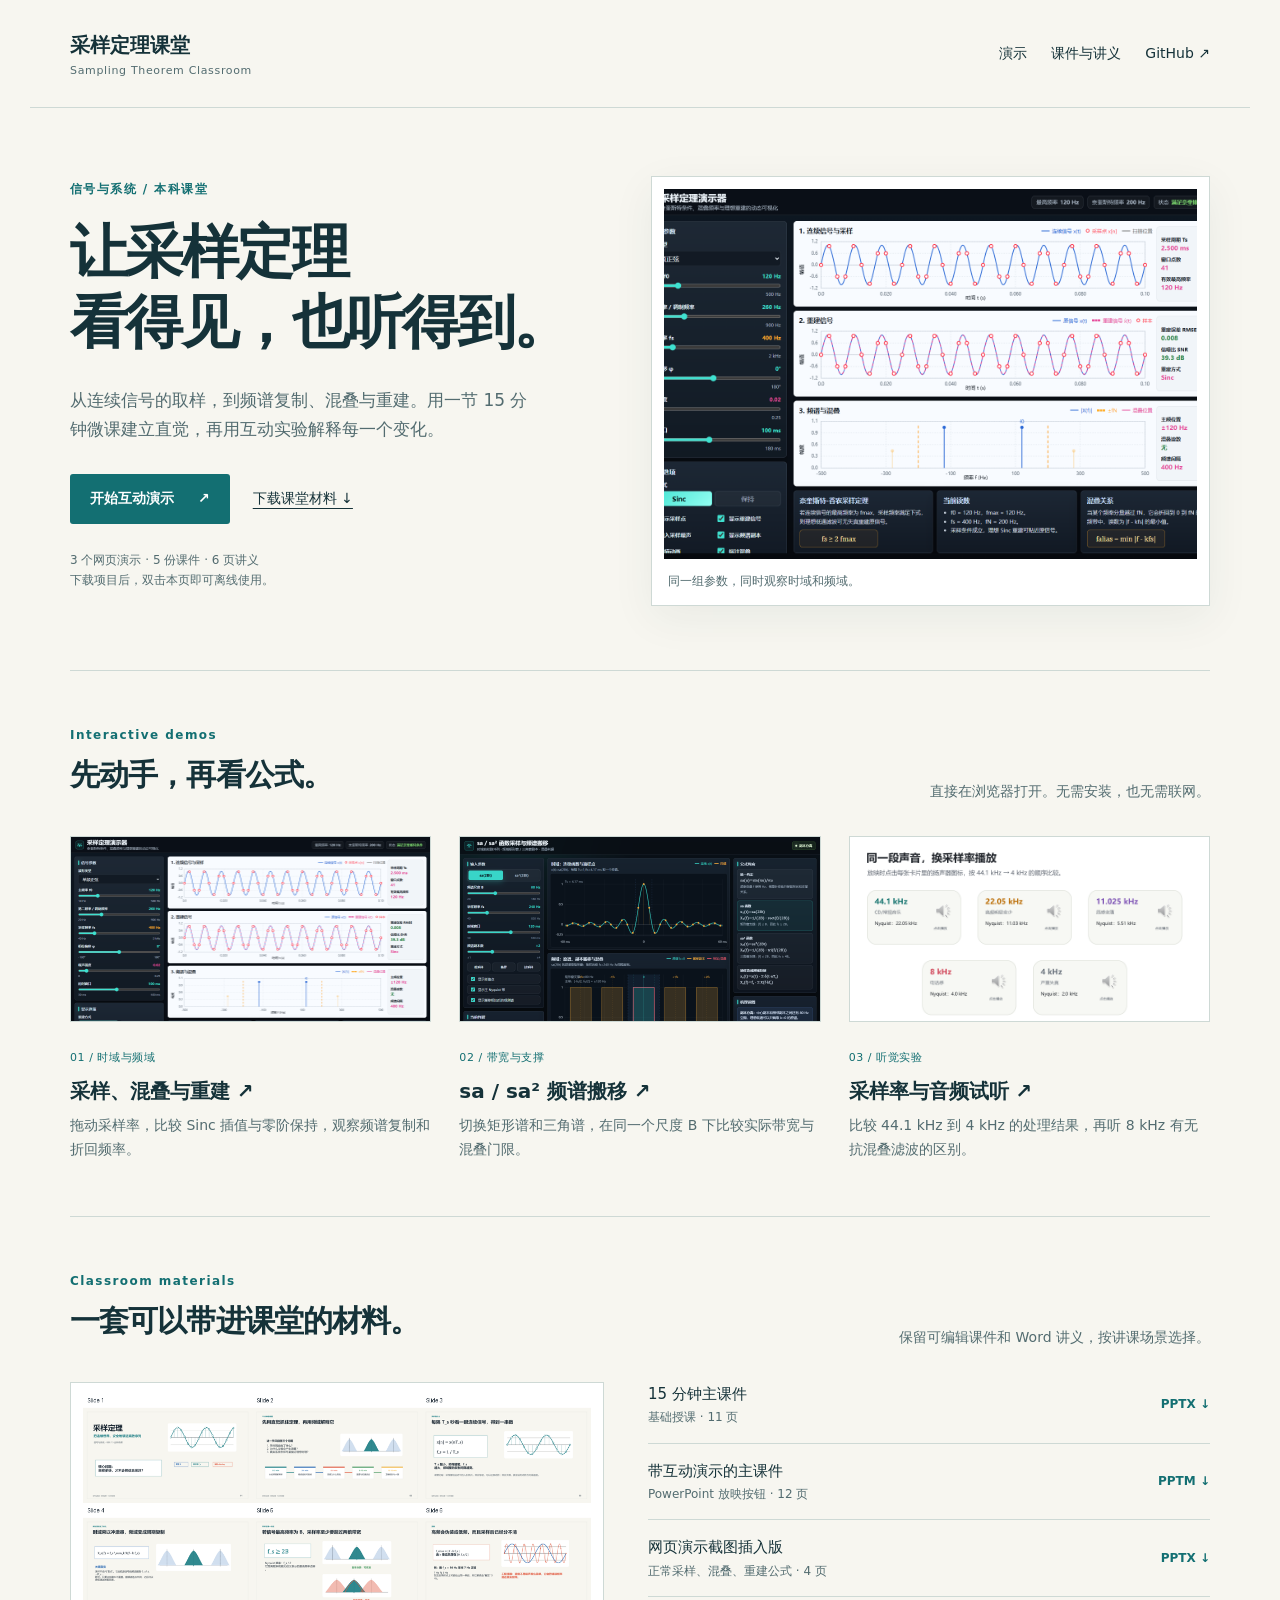
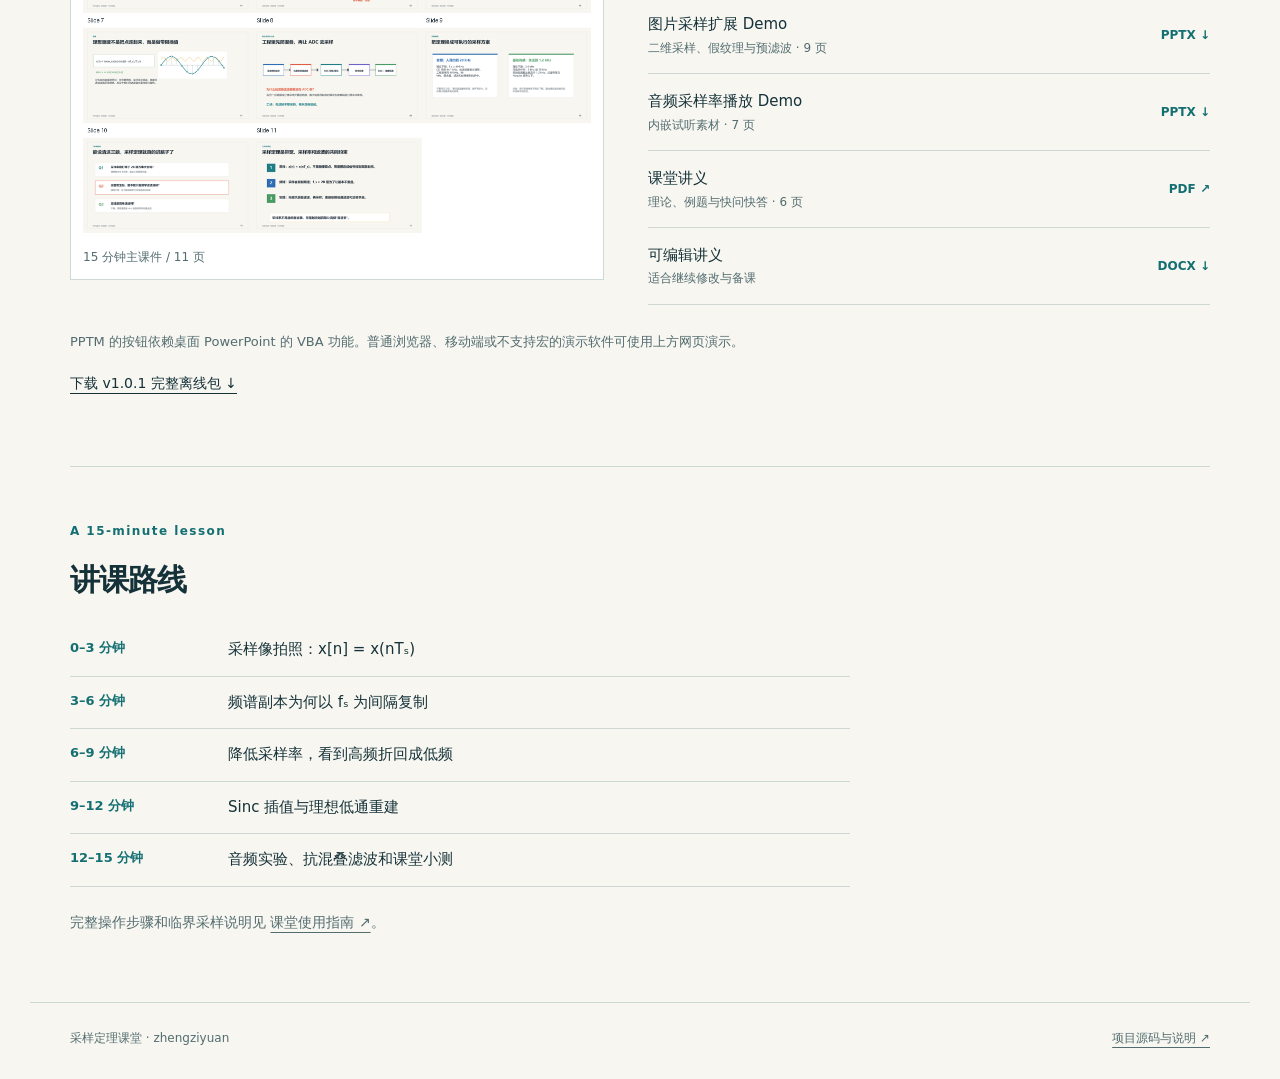
<file: index.html>
<!doctype html>
<html lang="zh-CN">
<head>
  <meta charset="utf-8">
  <meta name="viewport" content="width=device-width, initial-scale=1">
  <meta name="description" content="采样定理课堂项目：15 分钟课件、讲义、频谱互动演示、图片采样与音频试听。下载后可离线使用。">
  <title>采样定理课堂 · Sampling Theorem Classroom</title>
  <link rel="icon" href="data:,">
  <link rel="stylesheet" href="assets/site.css">
</head>
<body>
  <a class="skip-link" href="#main">跳到主要内容</a>
  <header class="site-header wrap">
    <a class="brand" href="index.html">采样定理课堂<span>Sampling Theorem Classroom</span></a>
    <nav aria-label="主导航"><a href="#demos">演示</a><a href="#materials">课件与讲义</a><a href="https://github.com/zhengziyuan/sampling-theorem-classroom">GitHub ↗</a></nav>
  </header>
  <main id="main" class="wrap">
    <section class="hero">
      <div>
        <p class="eyebrow">信号与系统 / 本科课堂</p>
        <h1>让采样定理<br>看得见，也听得到。</h1>
        <p class="lead">从连续信号的取样，到频谱复制、混叠与重建。用一节 15 分钟微课建立直觉，再用互动实验解释每一个变化。</p>
        <div class="actions"><a class="button" href="demos/sampling-theorem-demo.html">开始互动演示 <span>↗</span></a><a class="text-link" href="#materials">下载课堂材料 ↓</a></div>
        <p class="hero-note">3 个网页演示 · 5 份课件 · 6 页讲义<br>下载项目后，双击本页即可离线使用。</p>
      </div>
      <figure class="hero-image"><img src="assets/screenshots/sampling-theorem.png" alt="互动演示器：连续信号、采样点、重建曲线及周期频谱副本" width="1440" height="1080"><figcaption>同一组参数，同时观察时域和频域。</figcaption></figure>
    </section>
    <section id="demos" class="section">
      <div class="section-heading"><div><p class="eyebrow">Interactive demos</p><h2>先动手，再看公式。</h2></div><p>直接在浏览器打开。无需安装，也无需联网。</p></div>
      <div class="demo-grid">
        <article class="demo"><a href="demos/sampling-theorem-demo.html" class="preview"><img src="assets/screenshots/sampling-theorem.png" alt="采样与重建演示器预览" loading="lazy"></a><span class="number">01 / 时域与频域</span><h3><a href="demos/sampling-theorem-demo.html">采样、混叠与重建 ↗</a></h3><p>拖动采样率，比较 Sinc 插值与零阶保持，观察频谱复制和折回频率。</p></article>
        <article class="demo"><a href="demos/sa-spectrum-sampling-demo.html" class="preview"><img src="assets/screenshots/sa-spectrum.png" alt="sa 与 sa² 函数采样演示器预览" loading="lazy"></a><span class="number">02 / 带宽与支撑</span><h3><a href="demos/sa-spectrum-sampling-demo.html">sa / sa² 频谱搬移 ↗</a></h3><p>切换矩形谱和三角谱，在同一个尺度 B 下比较实际带宽与混叠门限。</p></article>
        <article class="demo"><a href="demos/audio-sampling-demo.html" class="preview"><img src="assets/screenshots/audio-preview.png" alt="不同音频采样率的课堂试听预览" loading="lazy"></a><span class="number">03 / 听觉实验</span><h3><a href="demos/audio-sampling-demo.html">采样率与音频试听 ↗</a></h3><p>比较 44.1 kHz 到 4 kHz 的处理结果，再听 8 kHz 有无抗混叠滤波的区别。</p></article>
      </div>
    </section>
    <section id="materials" class="section">
      <div class="section-heading"><div><p class="eyebrow">Classroom materials</p><h2>一套可以带进课堂的材料。</h2></div><p>保留可编辑课件和 Word 讲义，按讲课场景选择。</p></div>
      <div class="material-layout">
        <figure class="course-image"><img src="assets/screenshots/course-preview.png" alt="11 页采样定理课堂课件总览" loading="lazy"><figcaption>15 分钟主课件 / 11 页</figcaption></figure>
        <div class="material-list">
          <a href="materials/slides/采样定理_15分钟课堂.pptx" download><span>15 分钟主课件<small>基础授课 · 11 页</small></span><strong>PPTX ↓</strong></a>
          <a href="materials/slides/采样定理_15分钟课堂_含互动演示器.pptm" download><span>带互动演示的主课件<small>PowerPoint 放映按钮 · 12 页</small></span><strong>PPTM ↓</strong></a>
          <a href="materials/slides/采样定理_HTML演示器_PPT插入版.pptx" download><span>网页演示截图插入版<small>正常采样、混叠、重建公式 · 4 页</small></span><strong>PPTX ↓</strong></a>
          <a href="materials/slides/采样定理_图片采样Demo_扩展版.pptx" download><span>图片采样扩展 Demo<small>二维采样、假纹理与预滤波 · 9 页</small></span><strong>PPTX ↓</strong></a>
          <a href="materials/slides/采样定理_音频采样率播放Demo.pptx" download><span>音频采样率播放 Demo<small>内嵌试听素材 · 7 页</small></span><strong>PPTX ↓</strong></a>
          <a href="materials/handouts/采样定理_15分钟讲义.pdf"><span>课堂讲义<small>理论、例题与快问快答 · 6 页</small></span><strong>PDF ↗</strong></a>
          <a href="materials/handouts/采样定理_15分钟讲义.docx" download><span>可编辑讲义<small>适合继续修改与备课</small></span><strong>DOCX ↓</strong></a>
        </div>
      </div>
      <p class="subtle">PPTM 的按钮依赖桌面 PowerPoint 的 VBA 功能。普通浏览器、移动端或不支持宏的演示软件可使用上方网页演示。</p>
      <p><a class="text-link" href="https://github.com/zhengziyuan/sampling-theorem-classroom/archive/refs/tags/v1.0.1.zip">下载 v1.0.1 完整离线包 ↓</a></p>
    </section>
    <section class="lesson section">
      <p class="eyebrow">A 15-minute lesson</p><h2>讲课路线</h2>
      <ol><li><b>0–3 分钟</b><span>采样像拍照：x[n] = x(nTₛ)</span></li><li><b>3–6 分钟</b><span>频谱副本为何以 fₛ 为间隔复制</span></li><li><b>6–9 分钟</b><span>降低采样率，看到高频折回成低频</span></li><li><b>9–12 分钟</b><span>Sinc 插值与理想低通重建</span></li><li><b>12–15 分钟</b><span>音频实验、抗混叠滤波和课堂小测</span></li></ol>
      <p>完整操作步骤和临界采样说明见 <a href="https://github.com/zhengziyuan/sampling-theorem-classroom/blob/main/docs/classroom-guide.md">课堂使用指南 ↗</a>。</p>
    </section>
  </main>
  <footer class="wrap site-footer"><span>采样定理课堂 · zhengziyuan</span><a href="https://github.com/zhengziyuan/sampling-theorem-classroom">项目源码与说明 ↗</a></footer>
</body>
</html>
</file>
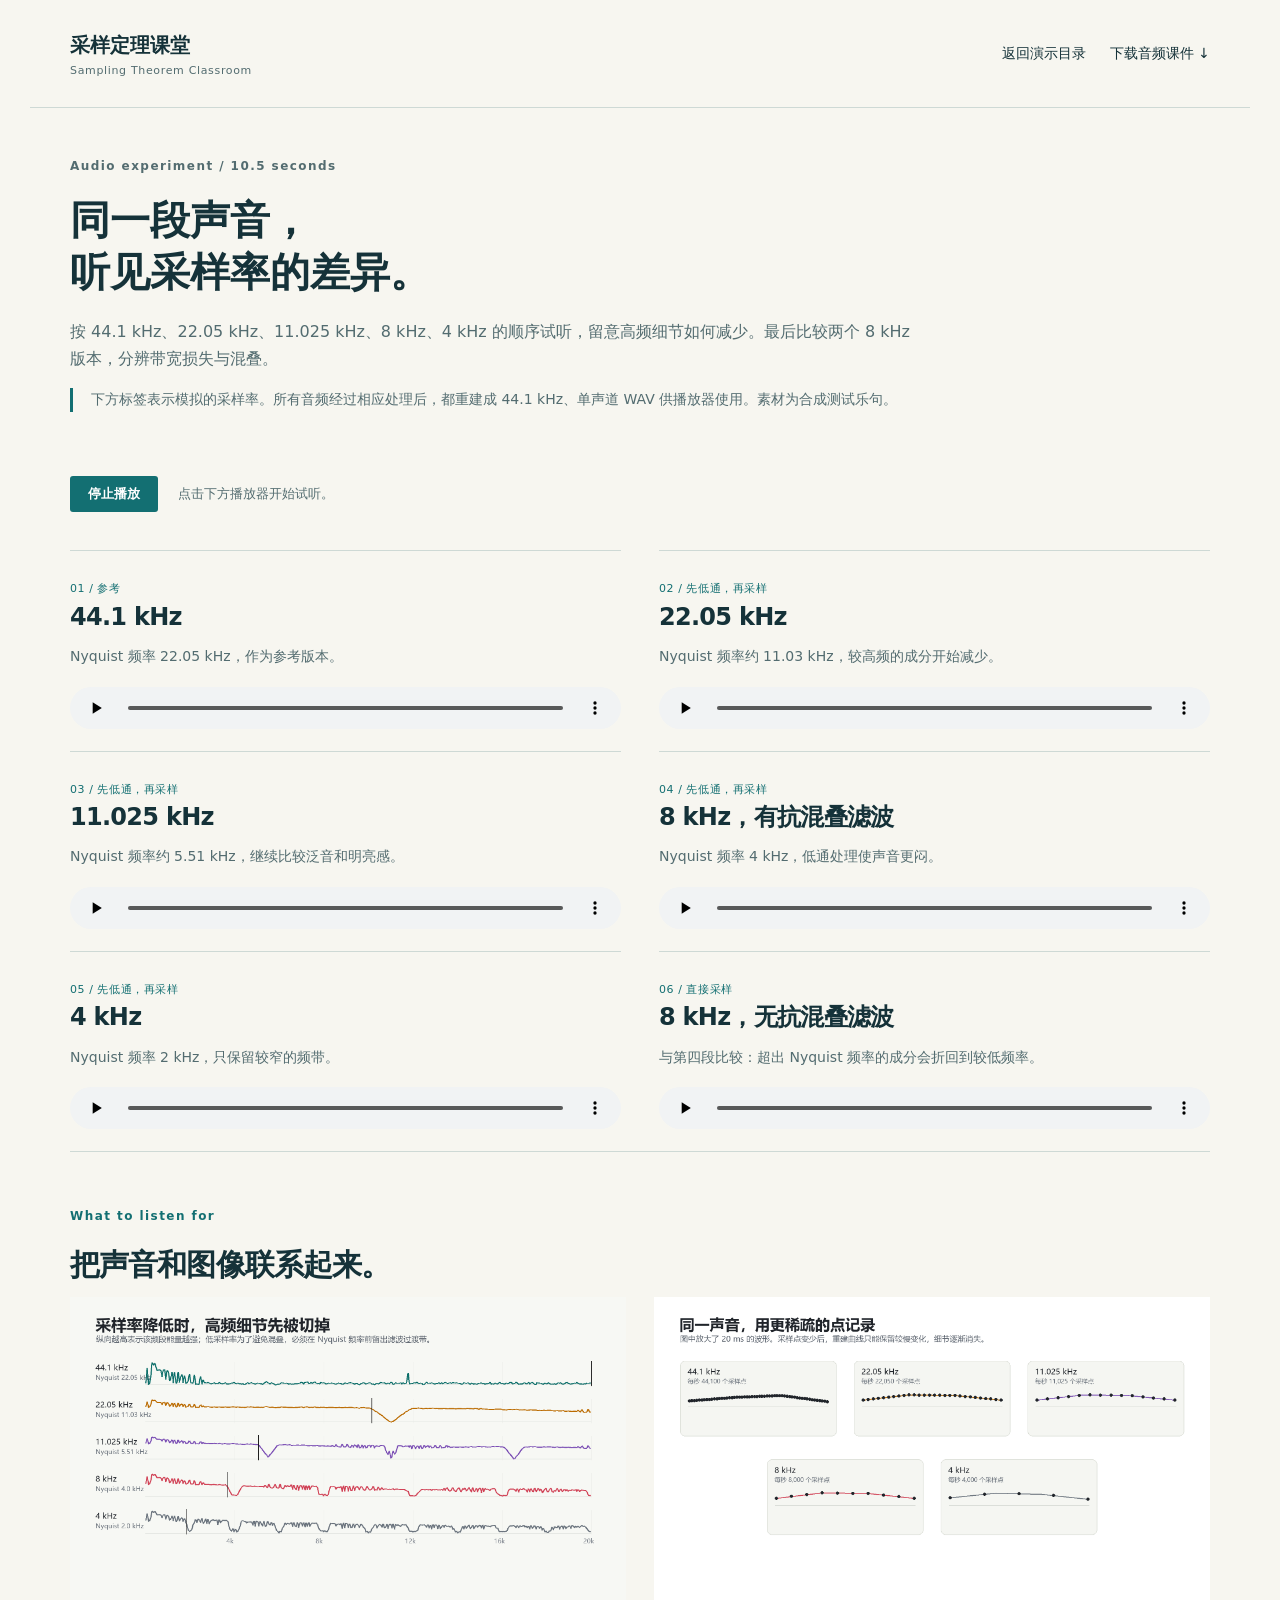
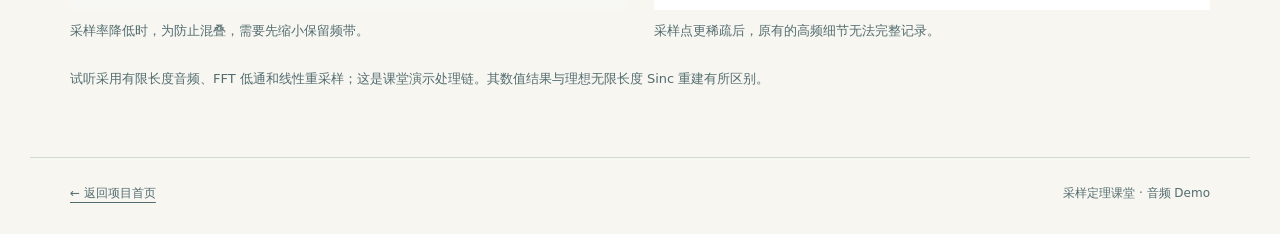
<file: demos/audio-sampling-demo.html>
<!doctype html>
<html lang="zh-CN">
<head>
  <meta charset="utf-8"><meta name="viewport" content="width=device-width, initial-scale=1">
  <meta name="description" content="比较不同采样率处理后的合成测试音频，听见带宽限制及抗混叠滤波的效果。">
  <title>音频采样率试听 · 采样定理课堂</title>
  <link rel="icon" href="data:,"><link rel="stylesheet" href="../assets/site.css">
</head>
<body>
  <a class="skip-link" href="#main">跳到主要内容</a>
  <header class="site-header wrap"><a class="brand" href="../index.html">采样定理课堂<span>Sampling Theorem Classroom</span></a><nav aria-label="导航"><a href="../index.html#demos">返回演示目录</a><a href="../materials/slides/采样定理_音频采样率播放Demo.pptx" download>下载音频课件 ↓</a></nav></header>
  <main id="main" class="wrap">
    <section class="audio-intro"><p class="eyebrow">Audio experiment / 10.5 seconds</p><h1>同一段声音，<br>听见采样率的差异。</h1><p>按 44.1 kHz、22.05 kHz、11.025 kHz、8 kHz、4 kHz 的顺序试听，留意高频细节如何减少。最后比较两个 8 kHz 版本，分辨带宽损失与混叠。</p><p class="note">下方标签表示模拟的采样率。所有音频经过相应处理后，都重建成 44.1 kHz、单声道 WAV 供播放器使用。素材为合成测试乐句。</p></section>
    <div class="stop-row"><button class="button" id="stopAll" type="button">停止播放</button><p id="playStatus" role="status" aria-live="polite">点击下方播放器开始试听。</p></div>
    <section class="audio-list" aria-label="采样率试听">
      <article class="audio-item"><span class="number">01 / 参考</span><h2 style="font-size:24px">44.1 kHz</h2><p>Nyquist 频率 22.05 kHz，作为参考版本。</p><audio controls preload="metadata" data-label="44.1 kHz 参考" src="../assets/audio/clip_44100_reference.wav"></audio></article>
      <article class="audio-item"><span class="number">02 / 先低通，再采样</span><h2 style="font-size:24px">22.05 kHz</h2><p>Nyquist 频率约 11.03 kHz，较高频的成分开始减少。</p><audio controls preload="metadata" data-label="22.05 kHz" src="../assets/audio/clip_22050.wav"></audio></article>
      <article class="audio-item"><span class="number">03 / 先低通，再采样</span><h2 style="font-size:24px">11.025 kHz</h2><p>Nyquist 频率约 5.51 kHz，继续比较泛音和明亮感。</p><audio controls preload="metadata" data-label="11.025 kHz" src="../assets/audio/clip_11025.wav"></audio></article>
      <article class="audio-item"><span class="number">04 / 先低通，再采样</span><h2 style="font-size:24px">8 kHz，有抗混叠滤波</h2><p>Nyquist 频率 4 kHz，低通处理使声音更闷。</p><audio controls preload="metadata" data-label="8 kHz，有抗混叠滤波" src="../assets/audio/clip_8000.wav"></audio></article>
      <article class="audio-item"><span class="number">05 / 先低通，再采样</span><h2 style="font-size:24px">4 kHz</h2><p>Nyquist 频率 2 kHz，只保留较窄的频带。</p><audio controls preload="metadata" data-label="4 kHz" src="../assets/audio/clip_4000.wav"></audio></article>
      <article class="audio-item"><span class="number">06 / 直接采样</span><h2 style="font-size:24px">8 kHz，无抗混叠滤波</h2><p>与第四段比较：超出 Nyquist 频率的成分会折回到较低频率。</p><audio controls preload="metadata" data-label="8 kHz，无抗混叠滤波" src="../assets/audio/clip_8000_alias.wav"></audio></article>
    </section>
    <section class="section"><p class="eyebrow">What to listen for</p><h2>把声音和图像联系起来。</h2><div class="audio-diagrams"><figure><img src="../assets/audio/spectra_comparison.png" alt="五种采样率对应的频谱比较和低通频带边界" loading="lazy"><figcaption>采样率降低时，为防止混叠，需要先缩小保留频带。</figcaption></figure><figure><img src="../assets/audio/waveform_zoom.png" alt="不同采样率的时域波形与采样点比较" loading="lazy"><figcaption>采样点更稀疏后，原有的高频细节无法完整记录。</figcaption></figure></div><p class="subtle">试听采用有限长度音频、FFT 低通和线性重采样；这是课堂演示处理链。其数值结果与理想无限长度 Sinc 重建有所区别。</p></section>
  </main>
  <footer class="wrap site-footer"><a href="../index.html">← 返回项目首页</a><span>采样定理课堂 · 音频 Demo</span></footer>
  <script>
    const players = [...document.querySelectorAll('audio')];
    const status = document.getElementById('playStatus');
    players.forEach(player => {
      player.addEventListener('play', () => {
        players.forEach(other => { if (other !== player) other.pause(); });
        status.textContent = '正在播放：' + player.dataset.label;
      });
      player.addEventListener('ended', () => { status.textContent = '播放完毕：' + player.dataset.label; });
      player.addEventListener('error', () => { status.textContent = '音频加载失败，请检查 assets/audio 文件夹是否完整。'; });
    });
    document.getElementById('stopAll').addEventListener('click', () => {
      players.forEach(player => { player.pause(); player.currentTime = 0; });
      status.textContent = '已停止播放。';
    });
  </script>
</body>
</html>
</file>
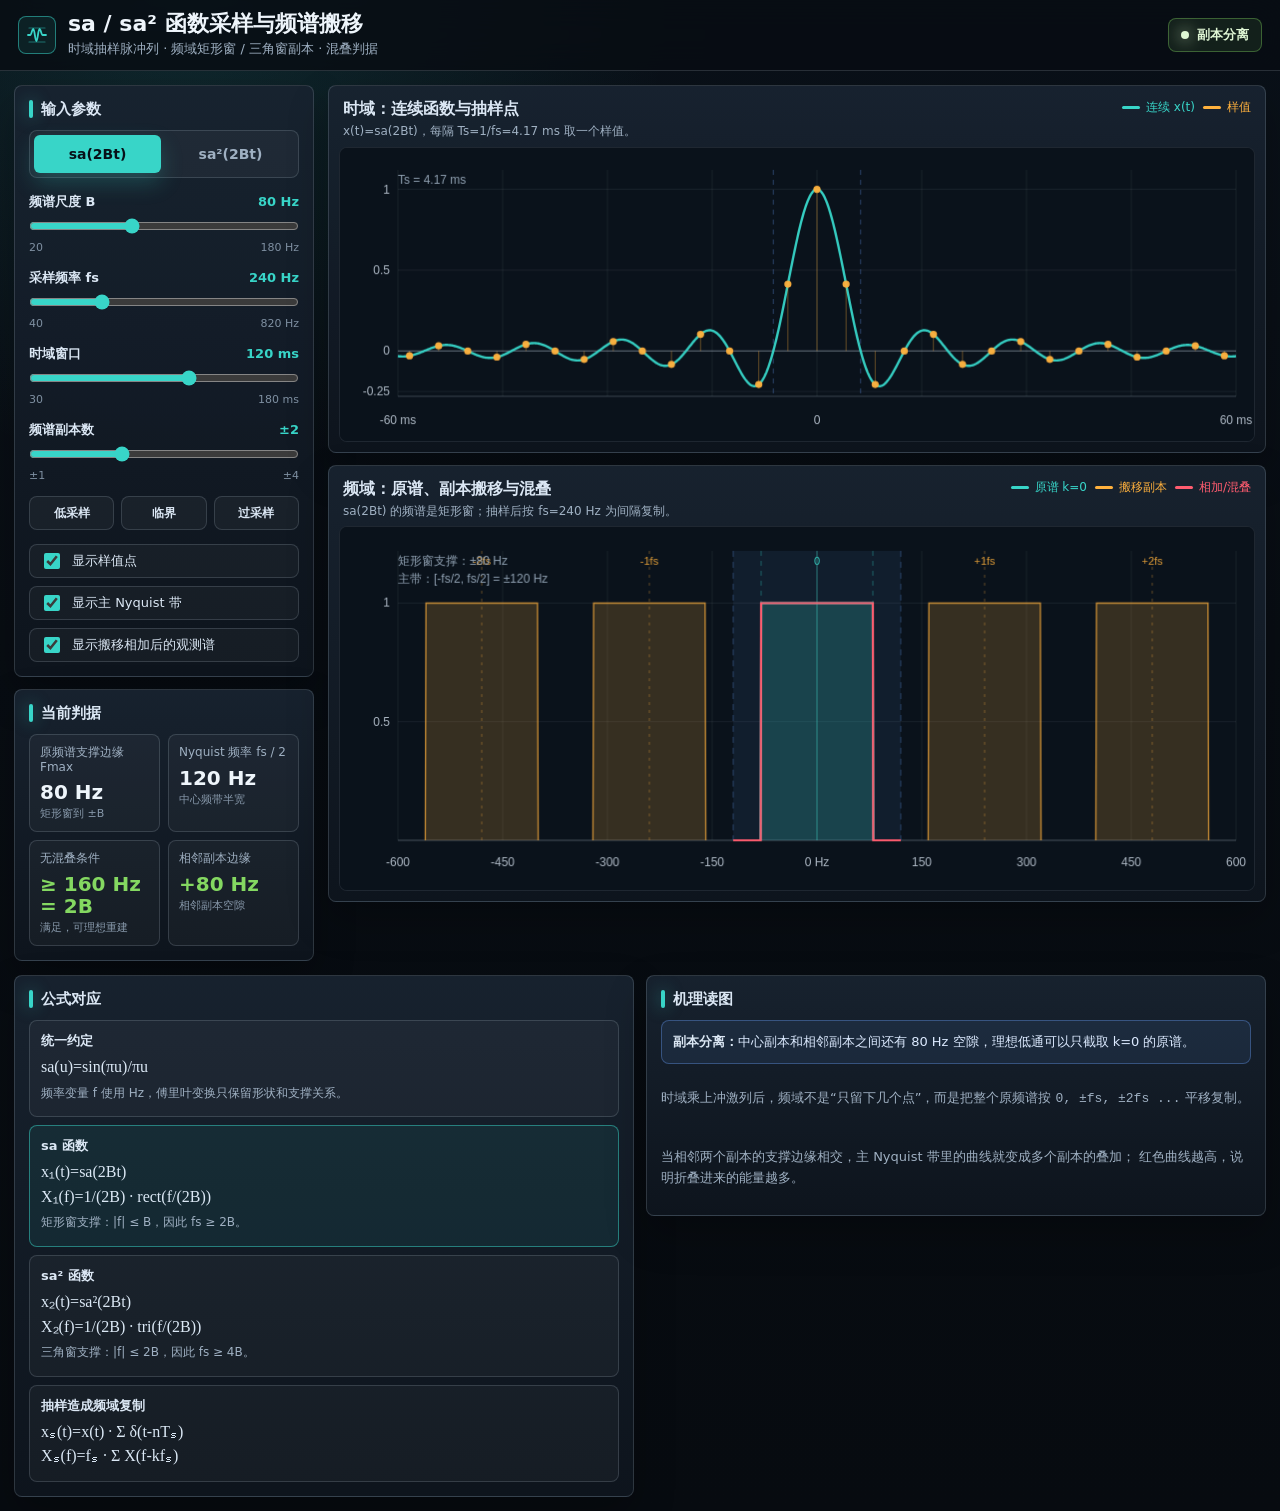
<file: demos/sa-spectrum-sampling-demo.html>
<!doctype html>
<html lang="zh-CN">
<head>
  <meta charset="utf-8" />
  <meta name="viewport" content="width=device-width, initial-scale=1" />
  <title>sa / sa² 采样频谱演示</title>
  <link rel="icon" href="data:," />
  <style>
    :root {
      --bg: #080d13;
      --panel: #121a23;
      --panel-2: #172231;
      --panel-3: #0f1620;
      --line: rgba(213, 226, 242, 0.16);
      --line-strong: rgba(213, 226, 242, 0.28);
      --text: #eef5fb;
      --muted: #9fb0c2;
      --soft: #dbe7f4;
      --teal: #38d5c8;
      --blue: #6aa2ff;
      --amber: #ffb13d;
      --coral: #ff5c6f;
      --green: #84d861;
      --ink: #071018;
      --radius: 8px;
      color-scheme: dark;
    }

    * {
      box-sizing: border-box;
    }

    html {
      min-height: 100%;
      background: var(--bg);
    }

    body {
      margin: 0;
      min-height: 100vh;
      overflow-x: hidden;
      background:
        radial-gradient(circle at 15% 0%, rgba(56, 213, 200, 0.12), transparent 30rem),
        linear-gradient(180deg, #0a1119 0%, #080d13 42%, #070b10 100%);
      color: var(--text);
      font-family: "Microsoft YaHei", "PingFang SC", "Segoe UI", system-ui, sans-serif;
      letter-spacing: 0;
    }

    button,
    input,
    select {
      font: inherit;
    }

    .app {
      width: 100%;
      min-height: 100vh;
      display: grid;
      grid-template-rows: auto 1fr;
    }

    header {
      min-height: 68px;
      padding: 12px 18px;
      display: flex;
      align-items: center;
      justify-content: space-between;
      gap: 16px;
      border-bottom: 1px solid var(--line);
      background: rgba(8, 13, 19, 0.82);
      backdrop-filter: blur(16px);
      position: sticky;
      top: 0;
      z-index: 10;
    }

    .brand {
      display: flex;
      align-items: center;
      gap: 12px;
      min-width: 0;
    }

    .brand-mark {
      width: 38px;
      height: 38px;
      flex: 0 0 auto;
      display: grid;
      place-items: center;
      border-radius: var(--radius);
      border: 1px solid rgba(56, 213, 200, 0.52);
      background: rgba(56, 213, 200, 0.09);
      color: var(--teal);
    }

    .brand-mark svg {
      width: 24px;
      height: 24px;
    }

    h1 {
      margin: 0;
      font-size: 22px;
      line-height: 1.1;
      font-weight: 780;
      white-space: nowrap;
    }

    .subtitle {
      margin: 4px 0 0;
      font-size: 13px;
      color: var(--muted);
      white-space: nowrap;
    }

    .status-pill {
      min-height: 34px;
      padding: 0 12px;
      border-radius: var(--radius);
      border: 1px solid rgba(132, 216, 97, 0.36);
      display: inline-flex;
      align-items: center;
      gap: 8px;
      color: #dff6d4;
      background: rgba(132, 216, 97, 0.1);
      font-size: 13px;
      font-weight: 720;
      white-space: nowrap;
    }

    .status-pill.alias {
      border-color: rgba(255, 92, 111, 0.5);
      background: rgba(255, 92, 111, 0.11);
      color: #ffd8dd;
    }

    .status-dot {
      width: 8px;
      height: 8px;
      border-radius: 50%;
      background: currentColor;
      box-shadow: 0 0 16px currentColor;
    }

    .workspace {
      width: 100%;
      max-width: 1720px;
      margin: 0 auto;
      padding: 14px;
      display: grid;
      grid-template-columns: 322px minmax(0, 1fr) 332px;
      gap: 14px;
      min-height: 0;
    }

    .stack {
      display: flex;
      flex-direction: column;
      gap: 12px;
      min-width: 0;
    }

    .panel {
      border: 1px solid var(--line);
      border-radius: var(--radius);
      background: linear-gradient(180deg, rgba(24, 35, 48, 0.96), rgba(14, 21, 30, 0.96));
      box-shadow: 0 18px 42px rgba(0, 0, 0, 0.24);
      min-width: 0;
      overflow: hidden;
    }

    .panel-body {
      padding: 14px;
    }

    .panel-title {
      margin: 0 0 12px;
      display: flex;
      align-items: center;
      gap: 8px;
      font-size: 15px;
      line-height: 1.2;
      font-weight: 760;
      color: var(--soft);
    }

    .panel-title::before {
      content: "";
      width: 4px;
      height: 18px;
      border-radius: 99px;
      background: var(--teal);
      box-shadow: 0 0 16px rgba(56, 213, 200, 0.55);
    }

    .segmented {
      display: grid;
      grid-template-columns: 1fr 1fr;
      gap: 6px;
      padding: 4px;
      border: 1px solid var(--line);
      border-radius: var(--radius);
      background: rgba(255, 255, 255, 0.04);
    }

    .segment {
      min-height: 38px;
      border: 0;
      border-radius: 6px;
      color: var(--muted);
      background: transparent;
      cursor: pointer;
      font-size: 14px;
      font-weight: 720;
      transition: background 160ms ease, color 160ms ease, box-shadow 160ms ease;
    }

    .segment.active {
      color: var(--ink);
      background: var(--teal);
      box-shadow: 0 10px 22px rgba(56, 213, 200, 0.22);
    }

    .control {
      margin-top: 15px;
    }

    .control:first-of-type {
      margin-top: 0;
    }

    .control-top {
      display: flex;
      align-items: baseline;
      justify-content: space-between;
      gap: 12px;
      margin-bottom: 7px;
    }

    .control-name {
      font-size: 13px;
      font-weight: 700;
      color: var(--soft);
    }

    .readout {
      color: var(--teal);
      font-size: 13px;
      font-weight: 760;
      font-variant-numeric: tabular-nums;
    }

    input[type="range"] {
      width: 100%;
      margin: 0;
      accent-color: var(--teal);
    }

    .range-scale {
      display: flex;
      justify-content: space-between;
      margin-top: 3px;
      color: #7f90a2;
      font-size: 11px;
      font-variant-numeric: tabular-nums;
    }

    .toggle-grid {
      display: grid;
      gap: 8px;
      margin-top: 14px;
    }

    .toggle {
      min-height: 34px;
      display: flex;
      align-items: center;
      gap: 9px;
      padding: 0 10px;
      border: 1px solid var(--line);
      border-radius: var(--radius);
      color: var(--soft);
      background: rgba(255, 255, 255, 0.035);
      font-size: 13px;
      cursor: pointer;
    }

    .toggle input {
      width: 16px;
      height: 16px;
      accent-color: var(--teal);
    }

    .preset-row {
      display: grid;
      grid-template-columns: 1fr 1fr 1fr;
      gap: 7px;
      margin-top: 14px;
    }

    .preset {
      min-height: 34px;
      border-radius: var(--radius);
      border: 1px solid var(--line);
      color: var(--soft);
      background: rgba(255, 255, 255, 0.04);
      font-size: 12px;
      font-weight: 700;
      cursor: pointer;
    }

    .preset:hover,
    .segment:hover {
      border-color: var(--line-strong);
      color: var(--text);
    }

    .chart-panel {
      min-height: 0;
    }

    .chart-head {
      padding: 13px 14px 0;
      display: flex;
      justify-content: space-between;
      gap: 12px;
      align-items: flex-start;
    }

    .chart-title {
      margin: 0;
      color: var(--soft);
      font-size: 16px;
      line-height: 1.2;
      font-weight: 780;
    }

    .chart-caption {
      margin: 5px 0 0;
      color: var(--muted);
      font-size: 12px;
      line-height: 1.45;
    }

    .legend {
      display: flex;
      flex-wrap: wrap;
      justify-content: flex-end;
      gap: 8px;
      color: var(--muted);
      font-size: 12px;
    }

    .legend-item {
      display: inline-flex;
      align-items: center;
      gap: 6px;
      white-space: nowrap;
    }

    .swatch {
      width: 18px;
      height: 3px;
      border-radius: 99px;
      background: currentColor;
    }

    .canvas-wrap {
      padding: 6px 10px 10px;
      min-width: 0;
    }

    canvas {
      display: block;
      width: 100%;
      height: 295px;
      border-radius: var(--radius);
      background: #0a121b;
      border: 1px solid rgba(213, 226, 242, 0.1);
    }

    #spectrumCanvas {
      height: 365px;
    }

    .metric-grid {
      display: grid;
      grid-template-columns: 1fr 1fr;
      gap: 8px;
    }

    .metric {
      min-height: 76px;
      padding: 10px;
      border: 1px solid var(--line);
      border-radius: var(--radius);
      background: rgba(255, 255, 255, 0.035);
    }

    .metric-label {
      color: var(--muted);
      font-size: 12px;
      line-height: 1.2;
    }

    .metric-value {
      margin-top: 7px;
      color: var(--text);
      font-size: 20px;
      line-height: 1.1;
      font-weight: 780;
      font-variant-numeric: tabular-nums;
    }

    .metric-note {
      margin-top: 4px;
      color: #8798aa;
      font-size: 11px;
      line-height: 1.3;
    }

    .metric.good .metric-value {
      color: var(--green);
    }

    .metric.bad .metric-value {
      color: var(--coral);
    }

    .formula-list {
      display: grid;
      gap: 8px;
    }

    .formula-card {
      padding: 11px;
      border: 1px solid var(--line);
      border-radius: var(--radius);
      background: rgba(255, 255, 255, 0.035);
      transition: border-color 160ms ease, background 160ms ease;
    }

    .formula-card.active {
      border-color: rgba(56, 213, 200, 0.5);
      background: rgba(56, 213, 200, 0.08);
    }

    .formula-title {
      margin: 0 0 6px;
      color: var(--soft);
      font-size: 13px;
      font-weight: 760;
    }

    .formula {
      margin: 3px 0;
      color: #dbe8f5;
      font-family: "Cambria Math", "Times New Roman", serif;
      font-size: 16px;
      line-height: 1.35;
      overflow-wrap: anywhere;
    }

    .formula small {
      color: var(--muted);
      font-family: "Microsoft YaHei", "PingFang SC", "Segoe UI", system-ui, sans-serif;
      font-size: 12px;
    }

    .explain {
      display: grid;
      gap: 10px;
      color: var(--muted);
      font-size: 13px;
      line-height: 1.65;
    }

    .explain strong {
      color: var(--soft);
    }

    .callout {
      padding: 11px;
      border-radius: var(--radius);
      border: 1px solid rgba(106, 162, 255, 0.35);
      background: rgba(106, 162, 255, 0.09);
      color: #dceaff;
      font-size: 13px;
      line-height: 1.55;
    }

    .callout.alias {
      border-color: rgba(255, 92, 111, 0.42);
      background: rgba(255, 92, 111, 0.1);
      color: #ffe2e6;
    }

    .mono {
      font-family: "Cascadia Mono", "SFMono-Regular", Consolas, monospace;
    }

    @media (max-width: 1280px) {
      .workspace {
        grid-template-columns: 300px minmax(0, 1fr);
      }

      .right-stack {
        grid-column: 1 / -1;
        display: grid;
        grid-template-columns: minmax(0, 1fr) minmax(0, 1fr);
        align-items: start;
      }
    }

    @media (max-width: 860px) {
      header {
        position: static;
        align-items: flex-start;
        flex-direction: column;
      }

      h1,
      .subtitle {
        white-space: normal;
      }

      .workspace {
        grid-template-columns: 1fr;
        padding: 10px;
      }

      .right-stack {
        grid-column: auto;
        display: flex;
      }

      .metric-grid {
        grid-template-columns: 1fr;
      }

      .chart-head {
        flex-direction: column;
      }

      .legend {
        justify-content: flex-start;
      }

      canvas,
      #spectrumCanvas {
        height: 300px;
      }
    }
  </style>
</head>
<body>
  <div class="app">
    <header>
      <div class="brand">
        <div class="brand-mark" aria-hidden="true">
          <svg viewBox="0 0 24 24" fill="none">
            <path d="M3 12h2.2c1.3 0 1.8-6 3.1-6s1.8 12 3.1 12 1.8-12 3.1-12 1.8 6 3.1 6H21" stroke="currentColor" stroke-width="1.8" stroke-linecap="round" stroke-linejoin="round"/>
            <path d="M4 19h16M4 5h16" stroke="currentColor" stroke-width="1.2" stroke-linecap="round" opacity=".45"/>
          </svg>
        </div>
        <div>
          <h1>sa / sa² 函数采样与频谱搬移</h1>
          <p class="subtitle">时域抽样脉冲列 · 频域矩形窗 / 三角窗副本 · 混叠判据</p>
        </div>
      </div>
      <div id="headerStatus" class="status-pill">
        <span class="status-dot"></span>
        <span id="headerStatusText">副本分离</span>
      </div>
    </header>

    <main class="workspace">
      <aside class="stack">
        <section class="panel">
          <div class="panel-body">
            <h2 class="panel-title">输入参数</h2>
            <div class="segmented" role="tablist" aria-label="函数类型">
              <button class="segment active" type="button" data-kind="sa">sa(2Bt)</button>
              <button class="segment" type="button" data-kind="sa2">sa²(2Bt)</button>
            </div>

            <div class="control">
              <div class="control-top">
                <label class="control-name" for="bandwidth">频谱尺度 B</label>
                <span id="bandwidthValue" class="readout">80 Hz</span>
              </div>
              <input id="bandwidth" type="range" min="20" max="180" step="5" value="80" />
              <div class="range-scale"><span>20</span><span>180 Hz</span></div>
            </div>

            <div class="control">
              <div class="control-top">
                <label class="control-name" for="sampleRate">采样频率 fs</label>
                <span id="sampleRateValue" class="readout">240 Hz</span>
              </div>
              <input id="sampleRate" type="range" min="40" max="820" step="5" value="240" />
              <div class="range-scale"><span>40</span><span>820 Hz</span></div>
            </div>

            <div class="control">
              <div class="control-top">
                <label class="control-name" for="timeWindow">时域窗口</label>
                <span id="timeWindowValue" class="readout">120 ms</span>
              </div>
              <input id="timeWindow" type="range" min="30" max="180" step="5" value="120" />
              <div class="range-scale"><span>30</span><span>180 ms</span></div>
            </div>

            <div class="control">
              <div class="control-top">
                <label class="control-name" for="replicas">频谱副本数</label>
                <span id="replicasValue" class="readout">±2</span>
              </div>
              <input id="replicas" type="range" min="1" max="4" step="1" value="2" />
              <div class="range-scale"><span>±1</span><span>±4</span></div>
            </div>

            <div class="preset-row" aria-label="采样频率快捷设置">
              <button class="preset" type="button" data-preset="alias">低采样</button>
              <button class="preset" type="button" data-preset="critical">临界</button>
              <button class="preset" type="button" data-preset="safe">过采样</button>
            </div>

            <div class="toggle-grid">
              <label class="toggle"><input id="showSamples" type="checkbox" checked /> 显示样值点</label>
              <label class="toggle"><input id="showNyquist" type="checkbox" checked /> 显示主 Nyquist 带</label>
              <label class="toggle"><input id="showSum" type="checkbox" checked /> 显示搬移相加后的观测谱</label>
            </div>
          </div>
        </section>

        <section class="panel">
          <div class="panel-body">
            <h2 class="panel-title">当前判据</h2>
            <div class="metric-grid">
              <div class="metric">
                <div class="metric-label">原频谱支撑边缘 Fmax</div>
                <div id="supportValue" class="metric-value">80 Hz</div>
                <div id="supportNote" class="metric-note">矩形窗到 ±B</div>
              </div>
              <div class="metric">
                <div class="metric-label">Nyquist 频率 fs / 2</div>
                <div id="nyquistValue" class="metric-value">120 Hz</div>
                <div class="metric-note">中心频带半宽</div>
              </div>
              <div id="criterionMetric" class="metric good">
                <div class="metric-label">无混叠条件</div>
                <div id="criterionValue" class="metric-value">fs ≥ 160</div>
                <div id="criterionNote" class="metric-note">满足</div>
              </div>
              <div id="marginMetric" class="metric good">
                <div class="metric-label">相邻副本边缘</div>
                <div id="marginValue" class="metric-value">+80 Hz</div>
                <div id="marginNote" class="metric-note">仍有空隙</div>
              </div>
            </div>
          </div>
        </section>
      </aside>

      <section class="stack">
        <div class="panel chart-panel">
          <div class="chart-head">
            <div>
              <h2 class="chart-title">时域：连续函数与抽样点</h2>
              <p id="timeCaption" class="chart-caption">x(t)=sa(2Bt)，每隔 Ts=1/fs 取一个样值。</p>
            </div>
            <div class="legend">
              <span class="legend-item" style="color: var(--teal)"><span class="swatch"></span>连续 x(t)</span>
              <span class="legend-item" style="color: var(--amber)"><span class="swatch"></span>样值</span>
            </div>
          </div>
          <div class="canvas-wrap">
            <canvas id="timeCanvas" aria-label="时域 sa 函数采样图"></canvas>
          </div>
        </div>

        <div class="panel chart-panel">
          <div class="chart-head">
            <div>
              <h2 class="chart-title">频域：原谱、副本搬移与混叠</h2>
              <p id="freqCaption" class="chart-caption">抽样等价于频域中以 fs 为间隔复制原频谱。</p>
            </div>
            <div class="legend">
              <span class="legend-item" style="color: var(--teal)"><span class="swatch"></span>原谱 k=0</span>
              <span class="legend-item" style="color: var(--amber)"><span class="swatch"></span>搬移副本</span>
              <span class="legend-item" style="color: var(--coral)"><span class="swatch"></span>相加/混叠</span>
            </div>
          </div>
          <div class="canvas-wrap">
            <canvas id="spectrumCanvas" aria-label="频域副本搬移和混叠图"></canvas>
          </div>
        </div>
      </section>

      <aside class="stack right-stack">
        <section class="panel">
          <div class="panel-body">
            <h2 class="panel-title">公式对应</h2>
            <div class="formula-list">
              <div class="formula-card">
                <p class="formula-title">统一约定</p>
                <p class="formula">sa(u)=<span>sin(πu)</span>/<span>πu</span></p>
                <p class="formula"><small>频率变量 f 使用 Hz，傅里叶变换只保留形状和支撑关系。</small></p>
              </div>
              <div id="formulaSa" class="formula-card active">
                <p class="formula-title">sa 函数</p>
                <p class="formula">x₁(t)=sa(2Bt)</p>
                <p class="formula">X₁(f)=1/(2B) · rect(f/(2B))</p>
                <p class="formula"><small>矩形窗支撑：|f| ≤ B，因此 fs ≥ 2B。</small></p>
              </div>
              <div id="formulaSa2" class="formula-card">
                <p class="formula-title">sa² 函数</p>
                <p class="formula">x₂(t)=sa²(2Bt)</p>
                <p class="formula">X₂(f)=1/(2B) · tri(f/(2B))</p>
                <p class="formula"><small>三角窗支撑：|f| ≤ 2B，因此 fs ≥ 4B。</small></p>
              </div>
              <div class="formula-card">
                <p class="formula-title">抽样造成频域复制</p>
                <p class="formula">xₛ(t)=x(t) · Σ δ(t-nTₛ)</p>
                <p class="formula">Xₛ(f)=fₛ · Σ X(f-kfₛ)</p>
              </div>
            </div>
          </div>
        </section>

        <section class="panel">
          <div class="panel-body">
            <h2 class="panel-title">机理读图</h2>
            <div class="explain">
              <div class="callout" id="mechanismCallout">
                <strong>副本分离：</strong><span id="mechanismStatus">中心副本和相邻副本之间还有空隙，理想低通可以只截取 k=0 的原谱。</span>
              </div>
              <p>
                时域乘上冲激列后，频域不是“只留下几个点”，而是把整个原频谱按
                <span class="mono">0, ±fs, ±2fs ...</span> 平移复制。
              </p>
              <p>
                当相邻两个副本的支撑边缘相交，主 Nyquist 带里的曲线就变成多个副本的叠加；
                红色曲线越高，说明折叠进来的能量越多。
              </p>
            </div>
          </div>
        </section>
      </aside>
    </main>
  </div>

  <script>
    const state = {
      kind: "sa",
      B: 80,
      fs: 240,
      timeWindowMs: 120,
      replicas: 2,
      showSamples: true,
      showNyquist: true,
      showSum: true
    };

    const els = {
      segments: [...document.querySelectorAll(".segment")],
      bandwidth: document.getElementById("bandwidth"),
      sampleRate: document.getElementById("sampleRate"),
      timeWindow: document.getElementById("timeWindow"),
      replicas: document.getElementById("replicas"),
      showSamples: document.getElementById("showSamples"),
      showNyquist: document.getElementById("showNyquist"),
      showSum: document.getElementById("showSum"),
      bandwidthValue: document.getElementById("bandwidthValue"),
      sampleRateValue: document.getElementById("sampleRateValue"),
      timeWindowValue: document.getElementById("timeWindowValue"),
      replicasValue: document.getElementById("replicasValue"),
      supportValue: document.getElementById("supportValue"),
      supportNote: document.getElementById("supportNote"),
      nyquistValue: document.getElementById("nyquistValue"),
      criterionMetric: document.getElementById("criterionMetric"),
      criterionValue: document.getElementById("criterionValue"),
      criterionNote: document.getElementById("criterionNote"),
      marginMetric: document.getElementById("marginMetric"),
      marginValue: document.getElementById("marginValue"),
      marginNote: document.getElementById("marginNote"),
      headerStatus: document.getElementById("headerStatus"),
      headerStatusText: document.getElementById("headerStatusText"),
      timeCaption: document.getElementById("timeCaption"),
      freqCaption: document.getElementById("freqCaption"),
      formulaSa: document.getElementById("formulaSa"),
      formulaSa2: document.getElementById("formulaSa2"),
      mechanismCallout: document.getElementById("mechanismCallout"),
      mechanismStatus: document.getElementById("mechanismStatus"),
      timeCanvas: document.getElementById("timeCanvas"),
      spectrumCanvas: document.getElementById("spectrumCanvas")
    };

    const defs = {
      sa: {
        label: "sa(2Bt)",
        spectrumName: "矩形窗",
        supportText: "矩形窗到 ±B",
        support: B => B,
        minFs: B => 2 * B,
        time: (t, B) => sinc(2 * B * t),
        spec: (f, B) => Math.abs(f) <= B ? 1 : 0,
        condition: B => `fs ≥ ${formatHz(2 * B)} = 2B`
      },
      sa2: {
        label: "sa²(2Bt)",
        spectrumName: "三角窗",
        supportText: "三角窗到 ±2B",
        support: B => 2 * B,
        minFs: B => 4 * B,
        time: (t, B) => {
          const v = sinc(2 * B * t);
          return v * v;
        },
        spec: (f, B) => Math.max(0, 1 - Math.abs(f) / (2 * B)),
        condition: B => `fs ≥ ${formatHz(4 * B)} = 4B`
      }
    };

    function sinc(u) {
      if (Math.abs(u) < 1e-8) return 1;
      return Math.sin(Math.PI * u) / (Math.PI * u);
    }

    function formatHz(v) {
      return `${Math.round(v)} Hz`;
    }

    function setupCanvas(canvas) {
      const dpr = Math.max(1, window.devicePixelRatio || 1);
      const rect = canvas.getBoundingClientRect();
      const width = Math.max(320, rect.width);
      const height = Math.max(240, rect.height);
      canvas.width = Math.round(width * dpr);
      canvas.height = Math.round(height * dpr);
      const ctx = canvas.getContext("2d");
      ctx.setTransform(dpr, 0, 0, dpr, 0, 0);
      return { ctx, width, height };
    }

    function drawGrid(ctx, plot, xTicks, yTicks, theme = {}) {
      ctx.save();
      ctx.strokeStyle = theme.grid || "rgba(213, 226, 242, 0.08)";
      ctx.lineWidth = 1;
      xTicks.forEach(x => {
        ctx.beginPath();
        ctx.moveTo(x, plot.top);
        ctx.lineTo(x, plot.bottom);
        ctx.stroke();
      });
      yTicks.forEach(y => {
        ctx.beginPath();
        ctx.moveTo(plot.left, y);
        ctx.lineTo(plot.right, y);
        ctx.stroke();
      });
      ctx.strokeStyle = theme.axis || "rgba(213, 226, 242, 0.24)";
      ctx.beginPath();
      ctx.moveTo(plot.left, plot.bottom);
      ctx.lineTo(plot.right, plot.bottom);
      ctx.stroke();
      ctx.restore();
    }

    function drawTime() {
      const { ctx, width, height } = setupCanvas(els.timeCanvas);
      ctx.clearRect(0, 0, width, height);
      const def = defs[state.kind];
      const B = state.B;
      const half = state.timeWindowMs / 2000;
      const yMin = state.kind === "sa" ? -0.28 : -0.08;
      const yMax = 1.12;
      const plot = { left: 58, right: width - 18, top: 22, bottom: height - 45 };
      const x = t => plot.left + (t + half) / (2 * half) * (plot.right - plot.left);
      const y = v => plot.bottom - (v - yMin) / (yMax - yMin) * (plot.bottom - plot.top);
      const zeroY = y(0);

      ctx.fillStyle = "#0a121b";
      ctx.fillRect(0, 0, width, height);

      const xTicks = [];
      const tickCount = width < 560 ? 4 : 8;
      for (let i = 0; i <= tickCount; i++) {
        xTicks.push(plot.left + (plot.right - plot.left) * i / tickCount);
      }
      const yTicks = [y(1), y(0.5), y(0), y(-0.25)];
      drawGrid(ctx, plot, xTicks, yTicks);

      ctx.save();
      ctx.strokeStyle = "rgba(213, 226, 242, 0.32)";
      ctx.lineWidth = 1.2;
      ctx.beginPath();
      ctx.moveTo(plot.left, zeroY);
      ctx.lineTo(plot.right, zeroY);
      ctx.stroke();
      ctx.restore();

      const mainZero = 1 / (2 * B);
      [-mainZero, mainZero].forEach(t0 => {
        if (t0 > -half && t0 < half) {
          ctx.save();
          ctx.strokeStyle = "rgba(106, 162, 255, 0.35)";
          ctx.setLineDash([5, 5]);
          ctx.beginPath();
          ctx.moveTo(x(t0), plot.top);
          ctx.lineTo(x(t0), plot.bottom);
          ctx.stroke();
          ctx.restore();
        }
      });

      ctx.save();
      ctx.strokeStyle = "rgba(56, 213, 200, 0.96)";
      ctx.lineWidth = 2.4;
      ctx.beginPath();
      const steps = Math.max(500, Math.floor(width * 1.2));
      for (let i = 0; i <= steps; i++) {
        const t = -half + (2 * half * i) / steps;
        const v = def.time(t, B);
        const px = x(t);
        const py = y(v);
        if (i === 0) ctx.moveTo(px, py);
        else ctx.lineTo(px, py);
      }
      ctx.stroke();
      ctx.restore();

      if (state.showSamples) {
        const Ts = 1 / state.fs;
        const first = Math.ceil(-half / Ts);
        const last = Math.floor(half / Ts);
        ctx.save();
        ctx.strokeStyle = "rgba(255, 177, 61, 0.38)";
        ctx.fillStyle = "rgba(255, 177, 61, 0.96)";
        for (let n = first; n <= last; n++) {
          const t = n * Ts;
          const v = def.time(t, B);
          const px = x(t);
          const py = y(v);
          ctx.beginPath();
          ctx.moveTo(px, zeroY);
          ctx.lineTo(px, py);
          ctx.stroke();
          ctx.beginPath();
          ctx.arc(px, py, width < 520 ? 2.7 : 3.6, 0, Math.PI * 2);
          ctx.fill();
        }
        ctx.restore();
      }

      drawTimeLabels(ctx, plot, half, y, yMin, yMax, state.fs);
    }

    function drawTimeLabels(ctx, plot, half, y, yMin, yMax, fs) {
      ctx.save();
      ctx.fillStyle = "rgba(219, 231, 244, 0.78)";
      ctx.font = "12px Microsoft YaHei, Segoe UI, sans-serif";
      ctx.textAlign = "center";
      ctx.fillText(`${Math.round(-half * 1000)} ms`, plot.left, plot.bottom + 28);
      ctx.fillText("0", (plot.left + plot.right) / 2, plot.bottom + 28);
      ctx.fillText(`${Math.round(half * 1000)} ms`, plot.right, plot.bottom + 28);
      ctx.textAlign = "right";
      [1, 0.5, 0].forEach(v => {
        ctx.fillText(String(v), plot.left - 8, y(v) + 4);
      });
      if (yMin < -0.2) ctx.fillText("-0.25", plot.left - 8, y(-0.25) + 4);
      ctx.textAlign = "left";
      ctx.fillStyle = "rgba(159, 176, 194, 0.9)";
      ctx.fillText(`Ts = ${(1000 / fs).toFixed(2)} ms`, plot.left, plot.top + 14);
      ctx.restore();
    }

    function drawSpectrum() {
      const { ctx, width, height } = setupCanvas(els.spectrumCanvas);
      ctx.clearRect(0, 0, width, height);
      const def = defs[state.kind];
      const B = state.B;
      const fs = state.fs;
      const support = def.support(B);
      const visible = Math.max(support * 3.2, fs * (state.replicas + 0.5), 240);
      const yPeak = estimatePeak(def, B, fs, support, state.replicas);
      const yMax = Math.max(1.22, Math.min(5.2, yPeak + 0.18));
      const plot = { left: 58, right: width - 18, top: 24, bottom: height - 50 };
      const x = f => plot.left + (f + visible) / (2 * visible) * (plot.right - plot.left);
      const y = v => plot.bottom - (v / yMax) * (plot.bottom - plot.top);

      ctx.fillStyle = "#0a121b";
      ctx.fillRect(0, 0, width, height);

      const xTicks = [];
      const tickStep = chooseTick(visible / 4);
      for (let f = -Math.ceil(visible / tickStep) * tickStep; f <= visible; f += tickStep) {
        if (Math.abs(f) <= visible) xTicks.push(x(f));
      }
      const yTicks = [];
      const yStep = yMax > 2.5 ? 1 : 0.5;
      for (let v = 0; v <= yMax; v += yStep) yTicks.push(y(v));
      drawGrid(ctx, plot, xTicks, yTicks);

      if (state.showNyquist) {
        ctx.save();
        ctx.fillStyle = "rgba(106, 162, 255, 0.08)";
        ctx.strokeStyle = "rgba(106, 162, 255, 0.32)";
        const left = Math.max(plot.left, x(-fs / 2));
        const right = Math.min(plot.right, x(fs / 2));
        ctx.fillRect(left, plot.top, right - left, plot.bottom - plot.top);
        ctx.setLineDash([6, 5]);
        [-fs / 2, fs / 2].forEach(f => {
          if (Math.abs(f) <= visible) {
            ctx.beginPath();
            ctx.moveTo(x(f), plot.top);
            ctx.lineTo(x(f), plot.bottom);
            ctx.stroke();
          }
        });
        ctx.restore();
      }

      drawSupportLines(ctx, plot, x, support, visible);

      for (let k = -state.replicas; k <= state.replicas; k++) {
        if (k === 0) continue;
        drawSpecShape(ctx, plot, x, y, f => def.spec(f - k * fs, B), k * fs, support, visible, {
          fill: "rgba(255, 177, 61, 0.18)",
          stroke: "rgba(255, 177, 61, 0.72)",
          width: 1.4
        });
      }

      drawSpecShape(ctx, plot, x, y, f => def.spec(f, B), 0, support, visible, {
        fill: "rgba(56, 213, 200, 0.2)",
        stroke: "rgba(56, 213, 200, 0.96)",
        width: 2.1
      });

      drawReplicaCenters(ctx, plot, x, y, visible, fs, state.replicas);

      if (state.showSum) {
        drawSummedSpectrum(ctx, plot, x, y, def, B, fs, support, visible, state.replicas);
      }

      drawSpectrumLabels(ctx, plot, x, y, visible, yMax, tickStep, fs, support, def.spectrumName);
    }

    function estimatePeak(def, B, fs, support, replicas) {
      let max = 1;
      const range = Math.max(support * 2.2, fs);
      for (let i = 0; i <= 520; i++) {
        const f = -range / 2 + (range * i) / 520;
        let s = 0;
        for (let k = -replicas; k <= replicas; k++) s += def.spec(f - k * fs, B);
        max = Math.max(max, s);
      }
      return max;
    }

    function chooseTick(raw) {
      const candidates = [20, 25, 50, 100, 150, 200, 250, 500];
      return candidates.find(v => v >= raw) || 1000;
    }

    function drawSpecShape(ctx, plot, x, y, specAt, center, support, visible, style) {
      if (center + support < -visible || center - support > visible) return;
      const leftF = Math.max(-visible, center - support * 1.01);
      const rightF = Math.min(visible, center + support * 1.01);
      const steps = 160;
      ctx.save();
      ctx.beginPath();
      ctx.moveTo(x(leftF), plot.bottom);
      for (let i = 0; i <= steps; i++) {
        const f = leftF + (rightF - leftF) * i / steps;
        ctx.lineTo(x(f), y(specAt(f)));
      }
      ctx.lineTo(x(rightF), plot.bottom);
      ctx.closePath();
      ctx.fillStyle = style.fill;
      ctx.fill();
      ctx.beginPath();
      for (let i = 0; i <= steps; i++) {
        const f = leftF + (rightF - leftF) * i / steps;
        if (i === 0) ctx.moveTo(x(f), y(specAt(f)));
        else ctx.lineTo(x(f), y(specAt(f)));
      }
      ctx.strokeStyle = style.stroke;
      ctx.lineWidth = style.width;
      ctx.stroke();
      ctx.restore();
    }

    function drawSupportLines(ctx, plot, x, support, visible) {
      ctx.save();
      ctx.strokeStyle = "rgba(56, 213, 200, 0.38)";
      ctx.setLineDash([5, 5]);
      [-support, support].forEach(f => {
        if (Math.abs(f) <= visible) {
          ctx.beginPath();
          ctx.moveTo(x(f), plot.top);
          ctx.lineTo(x(f), plot.bottom);
          ctx.stroke();
        }
      });
      ctx.restore();
    }

    function drawReplicaCenters(ctx, plot, x, y, visible, fs, replicas) {
      ctx.save();
      ctx.font = "11px Microsoft YaHei, Segoe UI, sans-serif";
      ctx.textAlign = "center";
      for (let k = -replicas; k <= replicas; k++) {
        const f = k * fs;
        if (Math.abs(f) > visible) continue;
        ctx.strokeStyle = k === 0 ? "rgba(56, 213, 200, 0.45)" : "rgba(255, 177, 61, 0.36)";
        ctx.setLineDash(k === 0 ? [] : [3, 5]);
        ctx.beginPath();
        ctx.moveTo(x(f), plot.top);
        ctx.lineTo(x(f), plot.bottom);
        ctx.stroke();
        ctx.fillStyle = k === 0 ? "rgba(56, 213, 200, 0.9)" : "rgba(255, 177, 61, 0.86)";
        const label = k === 0 ? "0" : `${k > 0 ? "+" : ""}${k}fs`;
        ctx.fillText(label, x(f), plot.top + 14);
      }
      ctx.restore();
    }

    function drawSummedSpectrum(ctx, plot, x, y, def, B, fs, support, visible, replicas) {
      const left = Math.max(-fs / 2, -visible);
      const right = Math.min(fs / 2, visible);
      if (right <= left) return;
      const steps = 420;

      ctx.save();
      ctx.beginPath();
      let started = false;
      for (let i = 0; i <= steps; i++) {
        const f = left + (right - left) * i / steps;
        const base = def.spec(f, B);
        const total = totalSpec(def, B, fs, replicas, f);
        if (total - base > 0.015) {
          const px = x(f);
          const py = y(total);
          if (!started) {
            ctx.moveTo(px, y(base));
            ctx.lineTo(px, py);
            started = true;
          } else {
            ctx.lineTo(px, py);
          }
        } else if (started) {
          for (let j = i - 1; j >= 0; j--) {
            const ff = left + (right - left) * j / steps;
            const bb = def.spec(ff, B);
            const tt = totalSpec(def, B, fs, replicas, ff);
            if (tt - bb <= 0.015) break;
            ctx.lineTo(x(ff), y(bb));
          }
          ctx.closePath();
          ctx.fillStyle = "rgba(255, 92, 111, 0.22)";
          ctx.fill();
          ctx.beginPath();
          started = false;
        }
      }
      if (started) {
        for (let j = steps; j >= 0; j--) {
          const ff = left + (right - left) * j / steps;
          const bb = def.spec(ff, B);
          const tt = totalSpec(def, B, fs, replicas, ff);
          if (tt - bb <= 0.015) break;
          ctx.lineTo(x(ff), y(bb));
        }
        ctx.closePath();
        ctx.fillStyle = "rgba(255, 92, 111, 0.22)";
        ctx.fill();
      }

      ctx.beginPath();
      for (let i = 0; i <= steps; i++) {
        const f = left + (right - left) * i / steps;
        const total = totalSpec(def, B, fs, replicas, f);
        if (i === 0) ctx.moveTo(x(f), y(total));
        else ctx.lineTo(x(f), y(total));
      }
      ctx.strokeStyle = "rgba(255, 92, 111, 0.98)";
      ctx.lineWidth = 2.2;
      ctx.stroke();
      ctx.restore();
    }

    function totalSpec(def, B, fs, replicas, f) {
      let s = 0;
      for (let k = -replicas; k <= replicas; k++) s += def.spec(f - k * fs, B);
      return s;
    }

    function drawSpectrumLabels(ctx, plot, x, y, visible, yMax, tickStep, fs, support, spectrumName) {
      ctx.save();
      ctx.fillStyle = "rgba(219, 231, 244, 0.78)";
      ctx.font = "12px Microsoft YaHei, Segoe UI, sans-serif";
      ctx.textAlign = "center";
      for (let f = -Math.ceil(visible / tickStep) * tickStep; f <= visible; f += tickStep) {
        if (Math.abs(f) <= visible && Math.abs(f) > 1e-6) ctx.fillText(String(Math.round(f)), x(f), plot.bottom + 26);
      }
      ctx.fillText("0 Hz", x(0), plot.bottom + 26);
      ctx.textAlign = "right";
      const labels = yMax > 2.5 ? [1, 2, 3, 4, 5] : [0.5, 1];
      labels.forEach(v => {
        if (v < yMax) ctx.fillText(String(v), plot.left - 8, y(v) + 4);
      });
      ctx.fillStyle = "rgba(159, 176, 194, 0.9)";
      ctx.textAlign = "left";
      ctx.fillText(`${spectrumName}支撑：±${Math.round(support)} Hz`, plot.left, plot.top + 14);
      ctx.fillText(`主带：[-fs/2, fs/2] = ±${Math.round(fs / 2)} Hz`, plot.left, plot.top + 32);
      ctx.restore();
    }

    function updateUi() {
      const def = defs[state.kind];
      const B = state.B;
      const fs = state.fs;
      const support = def.support(B);
      const minFs = def.minFs(B);
      const margin = fs - 2 * support;
      const alias = margin < 0;

      els.bandwidthValue.textContent = formatHz(B);
      els.sampleRateValue.textContent = formatHz(fs);
      els.timeWindowValue.textContent = `${state.timeWindowMs} ms`;
      els.replicasValue.textContent = `±${state.replicas}`;
      els.supportValue.textContent = formatHz(support);
      els.supportNote.textContent = def.supportText;
      els.nyquistValue.textContent = formatHz(fs / 2);
      els.criterionValue.textContent = def.condition(B).replace("fs ≥ ", "≥ ");
      els.criterionNote.textContent = alias ? "不满足，发生混叠" : "满足，可理想重建";
      els.marginValue.textContent = `${margin >= 0 ? "+" : ""}${Math.round(margin)} Hz`;
      els.marginNote.textContent = alias ? "边缘重叠宽度" : "相邻副本空隙";
      els.headerStatus.classList.toggle("alias", alias);
      els.headerStatusText.textContent = alias ? "发生混叠" : "副本分离";
      els.criterionMetric.classList.toggle("good", !alias);
      els.criterionMetric.classList.toggle("bad", alias);
      els.marginMetric.classList.toggle("good", !alias);
      els.marginMetric.classList.toggle("bad", alias);
      els.timeCaption.textContent = `x(t)=${def.label}，每隔 Ts=1/fs=${(1000 / fs).toFixed(2)} ms 取一个样值。`;
      els.freqCaption.textContent = `${def.label} 的频谱是${def.spectrumName}；抽样后按 fs=${formatHz(fs)} 为间隔复制。`;
      els.formulaSa.classList.toggle("active", state.kind === "sa");
      els.formulaSa2.classList.toggle("active", state.kind === "sa2");
      els.mechanismCallout.classList.toggle("alias", alias);
      els.mechanismCallout.querySelector("strong").textContent = alias ? "发生混叠：" : "副本分离：";
      els.mechanismStatus.textContent = alias
        ? `相邻副本已重叠 ${Math.round(Math.abs(margin))} Hz，主带中看到的是多个搬移谱的相加。`
        : `中心副本和相邻副本之间还有 ${Math.round(margin)} Hz 空隙，理想低通可以只截取 k=0 的原谱。`;
      els.segments.forEach(btn => btn.classList.toggle("active", btn.dataset.kind === state.kind));
    }

    function render() {
      updateUi();
      drawTime();
      drawSpectrum();
    }

    function bindEvents() {
      els.segments.forEach(btn => {
        btn.addEventListener("click", () => {
          state.kind = btn.dataset.kind;
          const minFs = defs[state.kind].minFs(state.B);
          if (state.fs > 780 && minFs < 500) state.fs = Math.round(minFs * 1.5 / 5) * 5;
          els.sampleRate.value = state.fs;
          render();
        });
      });

      [
        [els.bandwidth, "B", Number],
        [els.sampleRate, "fs", Number],
        [els.timeWindow, "timeWindowMs", Number],
        [els.replicas, "replicas", Number]
      ].forEach(([el, key, cast]) => {
        el.addEventListener("input", () => {
          state[key] = cast(el.value);
          render();
        });
      });

      [
        [els.showSamples, "showSamples"],
        [els.showNyquist, "showNyquist"],
        [els.showSum, "showSum"]
      ].forEach(([el, key]) => {
        el.addEventListener("change", () => {
          state[key] = el.checked;
          render();
        });
      });

      document.querySelectorAll(".preset").forEach(btn => {
        btn.addEventListener("click", () => {
          const minFs = defs[state.kind].minFs(state.B);
          if (btn.dataset.preset === "alias") state.fs = Math.max(40, Math.round(minFs * 0.72 / 5) * 5);
          if (btn.dataset.preset === "critical") state.fs = Math.round(minFs / 5) * 5;
          if (btn.dataset.preset === "safe") state.fs = Math.min(820, Math.round(minFs * 1.65 / 5) * 5);
          els.sampleRate.value = state.fs;
          render();
        });
      });

      let resizeTimer = 0;
      window.addEventListener("resize", () => {
        window.clearTimeout(resizeTimer);
        resizeTimer = window.setTimeout(render, 80);
      });
    }

    bindEvents();
    render();
  </script>
</body>
</html>
</file>
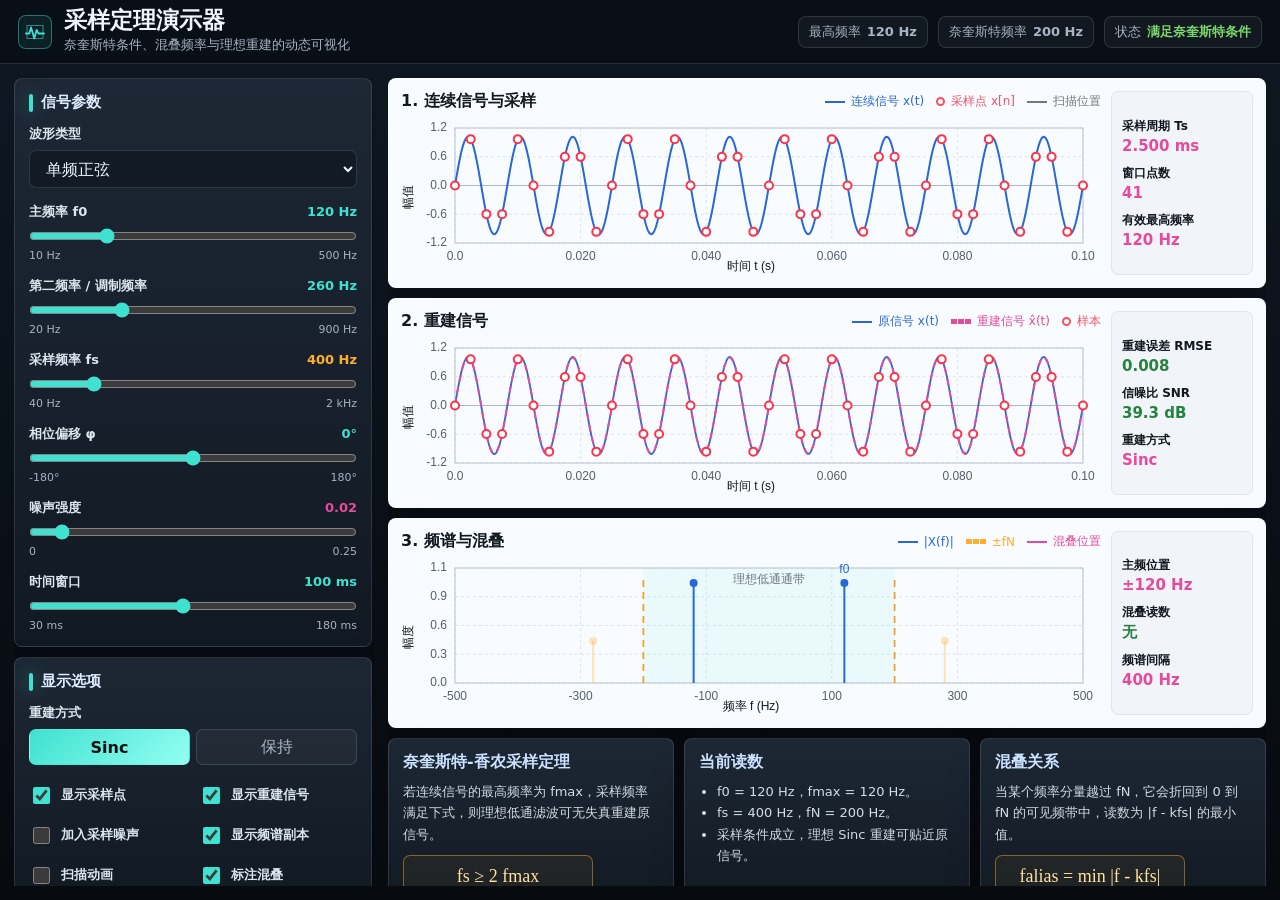
<file: demos/sampling-theorem-demo.html>
<!doctype html>
<html lang="zh-CN">
<head>
  <meta charset="utf-8" />
  <meta name="viewport" content="width=device-width, initial-scale=1" />
  <title>采样定理可视化演示器</title>
  <link rel="icon" href="data:," />
  <style>
    :root {
      --bg: #0b1017;
      --panel: #141b24;
      --panel-2: #18222d;
      --line: #2d3947;
      --text: #eef5fb;
      --muted: #a7b4c3;
      --soft: #dce6ef;
      --paper: #f8fbff;
      --paper-line: #d8e0e8;
      --blue: #2867d6;
      --teal: #3fe1d0;
      --amber: #ffae2b;
      --magenta: #e64b9b;
      --green: #7bd66e;
      --red: #ff4f5f;
      --radius: 8px;
      color-scheme: dark;
    }

    * {
      box-sizing: border-box;
    }

    body {
      margin: 0;
      min-height: 100vh;
      max-width: 100%;
      overflow-x: hidden;
      background:
        linear-gradient(180deg, rgba(15, 24, 35, 0.96), rgba(7, 10, 15, 0.98)),
        #0b1017;
      color: var(--text);
      font-family: "Microsoft YaHei", "PingFang SC", "Segoe UI", system-ui, sans-serif;
      letter-spacing: 0;
    }

    .app-shell {
      width: 100%;
      min-width: 0;
      min-height: 100vh;
      display: grid;
      grid-template-rows: auto 1fr;
      overflow-x: hidden;
    }

    header {
      height: 64px;
      padding: 0 18px;
      border-bottom: 1px solid rgba(197, 213, 232, 0.16);
      display: flex;
      align-items: center;
      justify-content: space-between;
      gap: 18px;
      min-width: 0;
      max-width: 100%;
      background: rgba(9, 14, 21, 0.86);
      backdrop-filter: blur(14px);
    }

    .brand {
      display: flex;
      align-items: center;
      gap: 12px;
      min-width: 0;
      max-width: 100%;
    }

    .brand-mark {
      width: 34px;
      height: 34px;
      border: 1px solid rgba(63, 225, 208, 0.44);
      border-radius: 8px;
      display: grid;
      place-items: center;
      color: var(--teal);
      background: rgba(63, 225, 208, 0.08);
    }

    .brand-title {
      margin: 0;
      font-size: 23px;
      font-weight: 760;
      line-height: 1;
      white-space: nowrap;
    }

    .brand-subtitle {
      margin: 4px 0 0;
      color: var(--muted);
      font-size: 13px;
      white-space: nowrap;
    }

    .top-strip {
      display: flex;
      align-items: center;
      gap: 10px;
      color: var(--muted);
      font-size: 13px;
      white-space: nowrap;
      min-width: 0;
      max-width: 100%;
    }

    .top-pill {
      display: inline-flex;
      align-items: center;
      gap: 6px;
      min-height: 32px;
      padding: 0 10px;
      border: 1px solid rgba(197, 213, 232, 0.16);
      border-radius: 8px;
      background: rgba(255, 255, 255, 0.04);
    }

    .main-grid {
      display: grid;
      grid-template-columns: 360px minmax(0, 1fr);
      gap: 14px;
      padding: 14px;
      min-height: 0;
      min-width: 0;
      height: calc(100vh - 64px);
      width: 100%;
      max-width: 100%;
      overflow: hidden;
    }

    aside {
      min-width: 0;
      max-width: 100%;
      display: flex;
      flex-direction: column;
      gap: 10px;
      overflow: auto;
      padding-right: 2px;
    }

    .panel {
      border: 1px solid rgba(199, 215, 235, 0.14);
      border-radius: var(--radius);
      background: linear-gradient(180deg, rgba(30, 41, 54, 0.96), rgba(18, 26, 36, 0.96));
      box-shadow: 0 14px 34px rgba(0, 0, 0, 0.22);
    }

    .section-title {
      display: flex;
      align-items: center;
      gap: 8px;
      margin: 0 0 13px;
      font-size: 15px;
      font-weight: 760;
      color: #dcecff;
    }

    .section-title::before {
      content: "";
      width: 4px;
      height: 18px;
      border-radius: 4px;
      background: var(--teal);
      box-shadow: 0 0 18px rgba(63, 225, 208, 0.6);
    }

    .control-panel {
      padding: 14px;
    }

    .control {
      margin-bottom: 15px;
    }

    .control:last-child {
      margin-bottom: 0;
    }

    .control-top {
      display: flex;
      align-items: baseline;
      justify-content: space-between;
      gap: 12px;
      margin-bottom: 7px;
    }

    label,
    .control-name {
      font-size: 13px;
      color: var(--soft);
      font-weight: 650;
    }

    .value-readout {
      color: var(--teal);
      font-size: 13px;
      font-variant-numeric: tabular-nums;
      font-weight: 760;
    }

    .range-row {
      display: grid;
      gap: 5px;
    }

    input[type="range"] {
      width: 100%;
      margin: 0;
      accent-color: var(--teal);
    }

    .range-scale {
      display: flex;
      justify-content: space-between;
      color: var(--muted);
      font-size: 11px;
    }

    select,
    button {
      font: inherit;
    }

    select {
      width: 100%;
      height: 38px;
      border: 1px solid rgba(198, 216, 238, 0.15);
      border-radius: 7px;
      color: var(--text);
      background: #121a24;
      padding: 0 12px;
      outline: none;
    }

    .segmented {
      display: grid;
      grid-template-columns: 1fr 1fr;
      gap: 6px;
    }

    .segmented button {
      height: 36px;
      border: 1px solid rgba(198, 216, 238, 0.16);
      border-radius: 7px;
      color: var(--muted);
      background: rgba(255, 255, 255, 0.04);
      cursor: pointer;
    }

    .segmented button.active {
      color: #04100f;
      background: linear-gradient(135deg, var(--teal), #93fff2);
      border-color: transparent;
      font-weight: 760;
    }

    .checks {
      display: grid;
      grid-template-columns: 1fr 1fr;
      gap: 10px 12px;
    }

    .check-row {
      min-height: 30px;
      display: flex;
      align-items: center;
      gap: 8px;
      color: var(--soft);
      font-size: 13px;
    }

    input[type="checkbox"] {
      width: 17px;
      height: 17px;
      accent-color: var(--teal);
    }

    .status-card {
      padding: 15px;
      border-color: rgba(63, 225, 208, 0.32);
    }

    .status-head {
      display: flex;
      align-items: center;
      justify-content: center;
      gap: 10px;
      color: var(--green);
      font-size: 16px;
      font-weight: 800;
      margin-bottom: 13px;
      text-align: center;
    }

    .status-dot {
      width: 24px;
      height: 24px;
      border-radius: 999px;
      display: grid;
      place-items: center;
      background: rgba(123, 214, 110, 0.22);
      color: var(--green);
      font-weight: 900;
    }

    .status-card.aliasing {
      border-color: rgba(255, 79, 95, 0.36);
    }

    .status-card.aliasing .status-head {
      color: var(--red);
    }

    .status-card.aliasing .status-dot {
      background: rgba(255, 79, 95, 0.18);
      color: var(--red);
    }

    .formula-grid {
      display: grid;
      grid-template-columns: 1fr 1fr;
      gap: 8px 14px;
      font-variant-numeric: tabular-nums;
      color: #f4f8fc;
      font-size: 16px;
      line-height: 1.45;
    }

    .formula-grid span {
      color: var(--muted);
      font-size: 12px;
      display: block;
    }

    .demo-rail {
      position: relative;
      height: 48px;
      margin-top: 14px;
      padding-top: 24px;
    }

    .rail-line {
      height: 6px;
      border-radius: 99px;
      background: linear-gradient(90deg, var(--red) 0 42%, var(--amber) 42% 58%, var(--green) 58% 100%);
    }

    .rail-marker,
    .rail-threshold {
      position: absolute;
      top: 12px;
      width: 2px;
      height: 24px;
      transform: translateX(-1px);
      border-radius: 2px;
    }

    .rail-marker {
      background: #fff;
    }

    .rail-threshold {
      background: var(--red);
    }

    .rail-labels {
      display: flex;
      justify-content: space-between;
      margin-top: 8px;
      color: var(--muted);
      font-size: 11px;
      font-variant-numeric: tabular-nums;
    }

    .content {
      min-width: 0;
      width: 100%;
      display: grid;
      gap: 10px;
      grid-template-rows: repeat(3, minmax(210px, auto)) auto auto;
      min-height: 0;
      overflow: auto;
    }

    .chart-panel {
      display: grid;
      grid-template-columns: minmax(0, 1fr) 142px;
      gap: 10px;
      padding: 12px;
      background: var(--paper);
      color: #101820;
      border-radius: var(--radius);
      border: 1px solid rgba(255, 255, 255, 0.44);
      box-shadow: 0 16px 34px rgba(0, 0, 0, 0.22);
      min-height: 210px;
      min-width: 0;
      max-width: 100%;
    }

    .chart-main {
      min-width: 0;
      min-height: 0;
      display: grid;
      grid-template-rows: auto 1fr;
      gap: 6px;
    }

    .chart-head {
      display: flex;
      align-items: center;
      justify-content: space-between;
      gap: 14px;
      min-width: 0;
    }

    .chart-title {
      margin: 0;
      font-size: 16px;
      font-weight: 820;
      color: #101820;
      white-space: nowrap;
      min-width: 0;
    }

    .legend {
      display: flex;
      justify-content: flex-end;
      flex-wrap: wrap;
      gap: 12px;
      color: #2c3642;
      font-size: 12px;
      min-width: 0;
    }

    .legend-item {
      display: inline-flex;
      align-items: center;
      gap: 6px;
      white-space: nowrap;
    }

    .swatch {
      width: 20px;
      height: 0;
      border-top: 2px solid currentColor;
      display: inline-block;
    }

    .dot-swatch {
      width: 9px;
      height: 9px;
      border-radius: 999px;
      border: 2px solid currentColor;
      display: inline-block;
      background: #fff;
    }

    .canvas-wrap {
      min-height: 0;
      position: relative;
      border-radius: 6px;
      overflow: hidden;
    }

    canvas {
      display: block;
      width: 100%;
      height: 100%;
      min-height: 154px;
    }

    .metric-box {
      align-self: stretch;
      border: 1px solid #e1e6ec;
      border-radius: 7px;
      background: #f1f5f9;
      padding: 11px 10px;
      color: #2a333d;
      display: flex;
      flex-direction: column;
      justify-content: center;
      gap: 10px;
      font-size: 12px;
      min-width: 0;
      max-width: 100%;
    }

    .metric {
      display: grid;
      gap: 2px;
      font-variant-numeric: tabular-nums;
    }

    .metric strong {
      color: #101820;
      font-size: 12px;
    }

    .metric span {
      color: var(--magenta);
      font-size: 15px;
      font-weight: 820;
    }

    .metric.good span {
      color: #25823f;
    }

    .metric.warn span {
      color: #c23845;
    }

    .theory-row {
      display: grid;
      grid-template-columns: 1fr 1fr 1fr;
      gap: 10px;
    }

    .theory-panel {
      padding: 13px 14px;
      min-height: 118px;
      min-width: 0;
    }

    .theory-panel h3 {
      margin: 0 0 8px;
      color: #cbe1ff;
      font-size: 16px;
    }

    .theory-panel p {
      margin: 0;
      color: #d2dbe6;
      font-size: 13px;
      line-height: 1.65;
    }

    .math-card {
      width: fit-content;
      min-width: 190px;
      margin-top: 10px;
      padding: 10px 16px;
      border: 1px solid rgba(255, 174, 43, 0.45);
      border-radius: 7px;
      color: #ffe1a3;
      font-size: 18px;
      font-family: Cambria, "Times New Roman", serif;
      text-align: center;
      background: rgba(255, 174, 43, 0.06);
    }

    .mini-list {
      margin: 0;
      padding-left: 18px;
      color: #d2dbe6;
      font-size: 13px;
      line-height: 1.65;
    }

    .mechanism-board {
      display: grid;
      grid-template-columns: minmax(0, 1.35fr) minmax(280px, 0.9fr);
      gap: 10px;
    }

    .formula-panel {
      padding: 14px;
      min-width: 0;
    }

    .formula-panel h3,
    .alias-table-panel h3 {
      margin: 0 0 11px;
      color: #cbe1ff;
      font-size: 16px;
    }

    .formula-stack {
      display: grid;
      grid-template-columns: repeat(2, minmax(0, 1fr));
      gap: 10px;
    }

    .formula-tile {
      border: 1px solid rgba(197, 213, 232, 0.14);
      border-radius: 7px;
      padding: 11px 12px;
      background: rgba(255, 255, 255, 0.035);
      min-width: 0;
    }

    .formula-label {
      color: var(--muted);
      font-size: 12px;
      margin-bottom: 6px;
    }

    .formula {
      color: #ffe1a3;
      font-size: 17px;
      line-height: 1.35;
      font-family: Cambria, "Times New Roman", serif;
      word-break: break-word;
    }

    .formula-note {
      color: #d2dbe6;
      font-size: 12px;
      line-height: 1.55;
      margin-top: 7px;
    }

    .alias-table-panel {
      padding: 14px;
      min-width: 0;
    }

    .alias-table {
      width: 100%;
      border-collapse: collapse;
      color: #e8f1fb;
      font-size: 12px;
      font-variant-numeric: tabular-nums;
    }

    .alias-table th,
    .alias-table td {
      padding: 8px 7px;
      border-bottom: 1px solid rgba(197, 213, 232, 0.14);
      text-align: left;
      vertical-align: top;
    }

    .alias-table th {
      color: var(--muted);
      font-weight: 700;
    }

    .status-chip {
      display: inline-block;
      min-width: 42px;
      padding: 3px 7px;
      border-radius: 999px;
      text-align: center;
      color: #07130f;
      background: var(--green);
      font-weight: 800;
    }

    .status-chip.warn {
      color: #fff;
      background: var(--red);
    }

    @media (max-width: 1080px) {
      header {
        height: auto;
        padding: 13px 14px;
        align-items: flex-start;
        flex-direction: column;
      }

      .top-strip {
        width: 100%;
        overflow-x: auto;
        padding-bottom: 2px;
      }

      .main-grid {
        grid-template-columns: 1fr;
        height: auto;
        overflow: visible;
      }

      aside {
        display: grid;
        grid-template-columns: repeat(2, minmax(0, 1fr));
        overflow: visible;
        padding-right: 0;
      }

      .status-card,
      .control-panel:last-child {
        grid-column: span 2;
      }
    }

    @media (max-width: 760px) {
      .brand-title {
        font-size: 20px;
      }

      .brand-subtitle {
        white-space: normal;
      }

      .top-strip {
        flex-wrap: wrap;
        overflow: visible;
        white-space: normal;
      }

      .top-pill {
        flex: 1 1 150px;
        justify-content: center;
      }

      .main-grid {
        padding: 10px;
      }

      aside,
      .theory-row,
      .mechanism-board,
      .formula-stack {
        grid-template-columns: 1fr;
      }

      .status-card,
      .control-panel:last-child {
        grid-column: auto;
      }

      .chart-panel {
        grid-template-columns: 1fr;
      }

      .chart-title {
        width: 100%;
        white-space: normal;
      }

      .metric-box {
        display: grid;
        grid-template-columns: 1fr;
      }

      .chart-head {
        align-items: flex-start;
        flex-direction: column;
      }

      .legend {
        justify-content: flex-start;
      }

      .checks,
      .formula-grid {
        grid-template-columns: 1fr;
      }
    }
  </style>
</head>
<body>
  <div class="app-shell">
    <header>
      <div class="brand">
        <div class="brand-mark" aria-hidden="true">
          <svg width="24" height="24" viewBox="0 0 24 24" fill="none">
            <path d="M3 13.5h3.4l1.7-6.1 3.2 11 2.4-8.6 1.8 3.7H21" stroke="currentColor" stroke-width="1.8" stroke-linecap="round" stroke-linejoin="round"/>
            <path d="M4 5.5h16v13H4z" stroke="currentColor" stroke-width="1.1" opacity=".55"/>
          </svg>
        </div>
        <div>
          <h1 class="brand-title">采样定理演示器</h1>
          <p class="brand-subtitle">奈奎斯特条件、混叠频率与理想重建的动态可视化</p>
        </div>
      </div>
      <div class="top-strip">
        <span class="top-pill">最高频率 <strong id="topFmax">120 Hz</strong></span>
        <span class="top-pill">奈奎斯特频率 <strong id="topNyquist">200 Hz</strong></span>
        <span class="top-pill">状态 <strong id="topState">满足采样条件</strong></span>
      </div>
    </header>

    <main class="main-grid">
      <aside>
        <section class="panel control-panel">
          <h2 class="section-title">信号参数</h2>

          <div class="control">
            <div class="control-top">
              <label for="mode">波形类型</label>
            </div>
            <select id="mode">
              <option value="sine">单频正弦</option>
              <option value="dual">双频叠加</option>
              <option value="harmonic">含三次/五次谐波</option>
              <option value="am">调幅信号</option>
            </select>
          </div>

          <div class="control">
            <div class="control-top">
              <span class="control-name">主频率 f0</span>
              <span class="value-readout" id="f0Value">120 Hz</span>
            </div>
            <div class="range-row">
              <input id="f0" type="range" min="10" max="500" step="1" value="120" />
              <div class="range-scale"><span>10 Hz</span><span>500 Hz</span></div>
            </div>
          </div>

          <div class="control">
            <div class="control-top">
              <span class="control-name">第二频率 / 调制频率</span>
              <span class="value-readout" id="f1Value">260 Hz</span>
            </div>
            <div class="range-row">
              <input id="f1" type="range" min="20" max="900" step="1" value="260" />
              <div class="range-scale"><span>20 Hz</span><span>900 Hz</span></div>
            </div>
          </div>

          <div class="control">
            <div class="control-top">
              <span class="control-name">采样频率 fs</span>
              <span class="value-readout" id="fsValue" style="color: var(--amber)">400 Hz</span>
            </div>
            <div class="range-row">
              <input id="fs" type="range" min="40" max="2000" step="1" value="400" />
              <div class="range-scale"><span>40 Hz</span><span>2 kHz</span></div>
            </div>
          </div>

          <div class="control">
            <div class="control-top">
              <span class="control-name">相位偏移 φ</span>
              <span class="value-readout" id="phaseValue">0°</span>
            </div>
            <div class="range-row">
              <input id="phase" type="range" min="-180" max="180" step="1" value="0" />
              <div class="range-scale"><span>-180°</span><span>180°</span></div>
            </div>
          </div>

          <div class="control">
            <div class="control-top">
              <span class="control-name">噪声强度</span>
              <span class="value-readout" id="noiseValue" style="color: var(--magenta)">0.02</span>
            </div>
            <div class="range-row">
              <input id="noise" type="range" min="0" max="0.25" step="0.01" value="0.02" />
              <div class="range-scale"><span>0</span><span>0.25</span></div>
            </div>
          </div>

          <div class="control">
            <div class="control-top">
              <span class="control-name">时间窗口</span>
              <span class="value-readout" id="durationValue">100 ms</span>
            </div>
            <div class="range-row">
              <input id="duration" type="range" min="30" max="180" step="5" value="100" />
              <div class="range-scale"><span>30 ms</span><span>180 ms</span></div>
            </div>
          </div>
        </section>

        <section class="panel control-panel">
          <h2 class="section-title">显示选项</h2>
          <div class="control">
            <div class="control-top">
              <span class="control-name">重建方式</span>
            </div>
            <div class="segmented" role="group" aria-label="重建方式">
              <button type="button" class="active" data-method="sinc">Sinc</button>
              <button type="button" data-method="hold">保持</button>
            </div>
          </div>
          <div class="checks">
            <label class="check-row"><input id="showSamples" type="checkbox" checked />显示采样点</label>
            <label class="check-row"><input id="showRecon" type="checkbox" checked />显示重建信号</label>
            <label class="check-row"><input id="showNoise" type="checkbox" />加入采样噪声</label>
            <label class="check-row"><input id="showReplicas" type="checkbox" checked />显示频谱副本</label>
            <label class="check-row"><input id="animate" type="checkbox" />扫描动画</label>
            <label class="check-row"><input id="showAlias" type="checkbox" checked />标注混叠</label>
          </div>
        </section>

        <section class="panel status-card" id="statusCard">
          <div class="status-head"><span class="status-dot" id="statusDot">✓</span><span id="statusText">满足奈奎斯特条件</span></div>
          <div class="formula-grid">
            <div><span>fs</span><strong id="formulaFs">400 Hz</strong></div>
            <div><span>fN = fs / 2</span><strong id="formulaFn">200 Hz</strong></div>
            <div><span>fmax</span><strong id="formulaFmax">120 Hz</strong></div>
            <div><span>fs / 2fmax</span><strong id="ratioValue">1.67</strong></div>
          </div>
          <div class="demo-rail" aria-hidden="true">
            <div class="rail-marker" id="railMarker"></div>
            <div class="rail-threshold" id="railThreshold"></div>
            <div class="rail-line"></div>
            <div class="rail-labels"><span>40</span><span id="thresholdLabel">240</span><span>2000 Hz</span></div>
          </div>
        </section>
      </aside>

      <section class="content">
        <article class="chart-panel">
          <div class="chart-main">
            <div class="chart-head">
              <h2 class="chart-title">1. 连续信号与采样</h2>
              <div class="legend">
                <span class="legend-item" style="color: var(--blue)"><span class="swatch"></span>连续信号 x(t)</span>
                <span class="legend-item" style="color: var(--red)"><span class="dot-swatch"></span>采样点 x[n]</span>
                <span class="legend-item" style="color: #777"><span class="swatch"></span>扫描位置</span>
              </div>
            </div>
            <div class="canvas-wrap"><canvas id="signalCanvas"></canvas></div>
          </div>
          <aside class="metric-box">
            <div class="metric"><strong>采样周期 Ts</strong><span id="periodMetric">2.500 ms</span></div>
            <div class="metric"><strong>窗口点数</strong><span id="countMetric">41</span></div>
            <div class="metric"><strong>有效最高频率</strong><span id="fmaxMetric">120 Hz</span></div>
          </aside>
        </article>

        <article class="chart-panel">
          <div class="chart-main">
            <div class="chart-head">
              <h2 class="chart-title">2. 重建信号</h2>
              <div class="legend">
                <span class="legend-item" style="color: var(--blue)"><span class="swatch"></span>原信号 x(t)</span>
                <span class="legend-item" style="color: var(--magenta)"><span class="swatch" style="border-style: dashed"></span>重建信号 x̂(t)</span>
                <span class="legend-item" style="color: var(--red)"><span class="dot-swatch"></span>样本</span>
              </div>
            </div>
            <div class="canvas-wrap"><canvas id="reconCanvas"></canvas></div>
          </div>
          <aside class="metric-box">
            <div class="metric" id="rmseMetricBox"><strong>重建误差 RMSE</strong><span id="rmseMetric">0.000</span></div>
            <div class="metric good" id="snrMetricBox"><strong>信噪比 SNR</strong><span id="snrMetric">∞ dB</span></div>
            <div class="metric"><strong>重建方式</strong><span id="methodMetric">Sinc</span></div>
          </aside>
        </article>

        <article class="chart-panel">
          <div class="chart-main">
            <div class="chart-head">
              <h2 class="chart-title">3. 频谱与混叠</h2>
              <div class="legend">
                <span class="legend-item" style="color: var(--blue)"><span class="swatch"></span>|X(f)|</span>
                <span class="legend-item" style="color: var(--amber)"><span class="swatch" style="border-style: dashed"></span>±fN</span>
                <span class="legend-item" style="color: var(--magenta)"><span class="swatch"></span>混叠位置</span>
              </div>
            </div>
            <div class="canvas-wrap"><canvas id="spectrumCanvas"></canvas></div>
          </div>
          <aside class="metric-box">
            <div class="metric"><strong>主频位置</strong><span id="mainFreqMetric">±120 Hz</span></div>
            <div class="metric" id="aliasMetricBox"><strong>混叠读数</strong><span id="aliasMetric">无</span></div>
            <div class="metric"><strong>频谱间隔</strong><span id="replicaMetric">400 Hz</span></div>
          </aside>
        </article>

        <section class="theory-row">
          <article class="panel theory-panel">
            <h3>奈奎斯特-香农采样定理</h3>
            <p>若连续信号的最高频率为 fmax，采样频率满足下式，则理想低通滤波可无失真重建原信号。</p>
            <div class="math-card">fs ≥ 2 fmax</div>
          </article>
          <article class="panel theory-panel">
            <h3>当前读数</h3>
            <ul class="mini-list">
              <li id="readoutLine1">f0 = 120 Hz，fmax = 120 Hz。</li>
              <li id="readoutLine2">fs = 400 Hz，fN = 200 Hz。</li>
              <li id="readoutLine3">采样条件成立，重建曲线与原信号基本重合。</li>
            </ul>
          </article>
          <article class="panel theory-panel">
            <h3>混叠关系</h3>
            <p>当某个频率分量越过 fN，它会折回到 0 到 fN 的可见频带中，读数为 |f - kfs| 的最小值。</p>
            <div class="math-card" id="aliasFormula">falias = min |f - kfs|</div>
          </article>
        </section>

        <section class="mechanism-board">
          <article class="panel formula-panel">
            <h3>采样、频谱复制与重建公式</h3>
            <div class="formula-stack">
              <div class="formula-tile">
                <div class="formula-label">时域采样：只保留 nTs 时刻</div>
                <div class="formula">xs(t) = x(t) · Σ δ(t - nTs)</div>
                <div class="formula-note" id="timeFormulaNote">Ts = 1 / fs = 2.500 ms，样本序列 x[n] = x(nTs)。</div>
              </div>
              <div class="formula-tile">
                <div class="formula-label">频域结果：原频谱按 fs 周期复制</div>
                <div class="formula">Xs(f) = fs · Σ X(f - kfs)</div>
                <div class="formula-note" id="copyFormulaNote">相邻频谱副本间隔为 400 Hz；若副本互相重叠，就无法知道能量来自哪一个原频率。</div>
              </div>
              <div class="formula-tile">
                <div class="formula-label">理想低通重建：只取中心频带</div>
                <div class="formula">H(f) = 1 / fs, |f| ≤ fN</div>
                <div class="formula-note" id="filterFormulaNote">当前 fN = 200 Hz；当 fmax ≤ fN，中心频带完整保留原信号频谱。</div>
              </div>
              <div class="formula-tile">
                <div class="formula-label">Sinc 插值：每个样本贡献一条 sinc 基函数</div>
                <div class="formula" id="reconFormula">x̂(t) = Σ x[n] sinc(fs t - n)</div>
                <div class="formula-note" id="reconFormulaNote">sinc(u) = sin(πu)/(πu)。拖动 fs 时，基函数间距 Ts 会随之改变。</div>
              </div>
            </div>
          </article>

          <article class="panel alias-table-panel">
            <h3>每个频率分量如何折叠</h3>
            <table class="alias-table">
              <thead>
                <tr>
                  <th>分量</th>
                  <th>原频率</th>
                  <th>最近副本</th>
                  <th>可见读数</th>
                  <th>状态</th>
                </tr>
              </thead>
              <tbody id="aliasRows"></tbody>
            </table>
            <p class="formula-note" id="aliasMechanismNote">折叠规则：选择整数 k，使 |f - kfs| 最小；这个最小值落在 0 到 fN 之间。</p>
          </article>
        </section>
      </section>
    </main>
  </div>

  <script>
    const state = {
      mode: "sine",
      method: "sinc",
      f0: 120,
      f1: 260,
      fs: 400,
      phase: 0,
      noise: 0.02,
      duration: 0.1,
      showSamples: true,
      showRecon: true,
      showNoise: false,
      showReplicas: true,
      animate: false,
      showAlias: true
    };

    const els = {
      mode: document.getElementById("mode"),
      f0: document.getElementById("f0"),
      f1: document.getElementById("f1"),
      fs: document.getElementById("fs"),
      phase: document.getElementById("phase"),
      noise: document.getElementById("noise"),
      duration: document.getElementById("duration"),
      showSamples: document.getElementById("showSamples"),
      showRecon: document.getElementById("showRecon"),
      showNoise: document.getElementById("showNoise"),
      showReplicas: document.getElementById("showReplicas"),
      animate: document.getElementById("animate"),
      showAlias: document.getElementById("showAlias"),
      signalCanvas: document.getElementById("signalCanvas"),
      reconCanvas: document.getElementById("reconCanvas"),
      spectrumCanvas: document.getElementById("spectrumCanvas")
    };

    const fmtHz = value => value >= 1000 ? `${(value / 1000).toFixed(value >= 2000 ? 0 : 2)} kHz` : `${Math.round(value)} Hz`;
    const fmtMs = seconds => `${(seconds * 1000).toFixed(3)} ms`;
    const clamp = (x, min, max) => Math.max(min, Math.min(max, x));
    const lerp = (a, b, t) => a + (b - a) * t;

    function components() {
      const f0 = state.f0;
      const f1 = state.f1;
      if (state.mode === "dual") {
        return [
          { f: f0, a: 0.78, label: "f0" },
          { f: f1, a: 0.46, label: "f1" }
        ];
      }
      if (state.mode === "harmonic") {
        return [
          { f: f0, a: 0.78, label: "f0" },
          { f: 3 * f0, a: 0.28, label: "3f0" },
          { f: 5 * f0, a: 0.16, label: "5f0" }
        ];
      }
      if (state.mode === "am") {
        const fm = Math.min(f1, Math.max(10, f0 * 0.9));
        return [
          { f: Math.abs(f0 - fm), a: 0.22, label: "f0-fm" },
          { f: f0, a: 0.72, label: "f0" },
          { f: f0 + fm, a: 0.22, label: "f0+fm" }
        ].filter(item => item.f > 1);
      }
      return [{ f: f0, a: 1, label: "f0" }];
    }

    function fMax() {
      return Math.max(...components().map(component => component.f));
    }

    function signalAt(t) {
      const phi = state.phase * Math.PI / 180;
      const a = 1;
      if (state.mode === "dual") {
        return a * (0.78 * Math.sin(2 * Math.PI * state.f0 * t + phi) +
          0.46 * Math.sin(2 * Math.PI * state.f1 * t - phi * 0.45));
      }
      if (state.mode === "harmonic") {
        return a * (0.78 * Math.sin(2 * Math.PI * state.f0 * t + phi) +
          0.28 * Math.sin(2 * Math.PI * 3 * state.f0 * t + phi * 0.35) +
          0.16 * Math.sin(2 * Math.PI * 5 * state.f0 * t - phi * 0.25));
      }
      if (state.mode === "am") {
        const fm = Math.min(state.f1, Math.max(10, state.f0 * 0.9));
        return a * (0.72 + 0.28 * Math.cos(2 * Math.PI * fm * t)) *
          Math.sin(2 * Math.PI * state.f0 * t + phi);
      }
      return a * Math.sin(2 * Math.PI * state.f0 * t + phi);
    }

    function noiseAt(index) {
      const raw = Math.sin(index * 12.9898 + 78.233) * 43758.5453;
      return ((raw - Math.floor(raw)) * 2 - 1) * state.noise;
    }

    function sampleData() {
      const samples = [];
      const startN = Math.floor(-0.02 * state.fs);
      const endN = Math.ceil((state.duration + 0.02) * state.fs);
      for (let n = startN; n <= endN; n++) {
        const t = n / state.fs;
        const pure = signalAt(t);
        const y = pure + (state.showNoise ? noiseAt(n) : 0);
        samples.push({ n, t, pure, y });
      }
      return samples;
    }

    function sinc(x) {
      if (Math.abs(x) < 1e-7) return 1;
      const pix = Math.PI * x;
      return Math.sin(pix) / pix;
    }

    function reconstructAt(t, samples) {
      if (state.method === "hold") {
        let best = samples[0];
        for (const s of samples) {
          if (s.t <= t) best = s;
          if (s.t > t) break;
        }
        return best ? best.y : 0;
      }
      let sum = 0;
      const support = state.fs * Math.max(0.018, state.duration * 0.22);
      for (const s of samples) {
        const x = (t - s.t) * state.fs;
        if (Math.abs(x) <= support) sum += s.y * sinc(x);
      }
      return sum;
    }

    function aliasFreq(f) {
      if (state.fs <= 0) return f;
      const k = Math.round(f / state.fs);
      let alias = Math.abs(f - k * state.fs);
      while (alias > state.fs / 2) alias = Math.abs(alias - state.fs);
      return alias;
    }

    function aliasInfo(f) {
      if (state.fs <= 0) return { alias: f, k: 0, signed: f };
      const k = Math.round(f / state.fs);
      let signed = f - k * state.fs;
      let alias = Math.abs(signed);
      while (alias > state.fs / 2) {
        signed = alias - state.fs;
        alias = Math.abs(signed);
      }
      return { alias, k, signed };
    }

    function analysis() {
      const comps = components();
      const maxF = fMax();
      const fn = state.fs / 2;
      const threshold = 2 * maxF;
      const ok = state.fs >= threshold;
      const aliases = comps.map(c => {
        const folded = c.f > fn + 1e-6;
        return { ...c, ...aliasInfo(c.f), folded };
      });
      return { comps, maxF, fn, threshold, ok, aliases };
    }

    function setupCanvas(canvas) {
      const rect = canvas.getBoundingClientRect();
      const dpr = window.devicePixelRatio || 1;
      canvas.width = Math.max(320, Math.floor(rect.width * dpr));
      canvas.height = Math.max(150, Math.floor(rect.height * dpr));
      const ctx = canvas.getContext("2d");
      ctx.setTransform(dpr, 0, 0, dpr, 0, 0);
      return { ctx, width: rect.width, height: rect.height };
    }

    function makePlot(ctx, width, height, xMin, xMax, yMin, yMax) {
      const pad = { l: 54, r: 18, t: 10, b: 32 };
      const plotW = Math.max(1, width - pad.l - pad.r);
      const plotH = Math.max(1, height - pad.t - pad.b);
      const x = value => pad.l + (value - xMin) / (xMax - xMin) * plotW;
      const y = value => pad.t + (1 - (value - yMin) / (yMax - yMin)) * plotH;
      ctx.clearRect(0, 0, width, height);
      ctx.fillStyle = "#f8fbff";
      ctx.fillRect(0, 0, width, height);

      ctx.save();
      ctx.strokeStyle = "#dce3eb";
      ctx.lineWidth = 1;
      ctx.setLineDash([3, 3]);
      ctx.font = "12px Segoe UI, sans-serif";
      ctx.fillStyle = "#52606d";
      ctx.textAlign = "right";
      ctx.textBaseline = "middle";
      for (let i = 0; i <= 4; i++) {
        const value = lerp(yMin, yMax, i / 4);
        const py = y(value);
        ctx.beginPath();
        ctx.moveTo(pad.l, py);
        ctx.lineTo(width - pad.r, py);
        ctx.stroke();
        ctx.fillText(value.toFixed(1), pad.l - 8, py);
      }
      ctx.textAlign = "center";
      ctx.textBaseline = "top";
      for (let i = 0; i <= 5; i++) {
        const value = lerp(xMin, xMax, i / 5);
        const px = x(value);
        ctx.beginPath();
        ctx.moveTo(px, pad.t);
        ctx.lineTo(px, height - pad.b);
        ctx.stroke();
        const label = Math.abs(value) < 1 ? value.toFixed(3).replace(/0+$/, "0") : Math.round(value).toString();
        ctx.fillText(label, px, height - pad.b + 8);
      }
      ctx.setLineDash([]);
      ctx.strokeStyle = "#b9c3cf";
      ctx.lineWidth = 1;
      ctx.strokeRect(pad.l, pad.t, plotW, plotH);
      if (yMin < 0 && yMax > 0) {
        ctx.strokeStyle = "#aeb8c4";
        ctx.beginPath();
        ctx.moveTo(pad.l, y(0));
        ctx.lineTo(width - pad.r, y(0));
        ctx.stroke();
      }
      ctx.restore();
      return { x, y, pad, plotW, plotH };
    }

    function strokeSeries(ctx, plot, points, color, width = 2, dash = []) {
      ctx.save();
      ctx.strokeStyle = color;
      ctx.lineWidth = width;
      ctx.setLineDash(dash);
      ctx.beginPath();
      points.forEach((point, index) => {
        const px = plot.x(point.x);
        const py = plot.y(point.y);
        if (index === 0) ctx.moveTo(px, py);
        else ctx.lineTo(px, py);
      });
      ctx.stroke();
      ctx.restore();
    }

    function drawSamples(ctx, plot, samples) {
      ctx.save();
      ctx.fillStyle = "#fff";
      ctx.strokeStyle = "#ff3348";
      ctx.lineWidth = 2;
      for (const s of samples) {
        if (s.t < 0 || s.t > state.duration) continue;
        const px = plot.x(s.t);
        const py = plot.y(s.y);
        ctx.beginPath();
        ctx.arc(px, py, 4, 0, Math.PI * 2);
        ctx.fill();
        ctx.stroke();
      }
      ctx.restore();
    }

    function visiblePoints(count = 900) {
      const points = [];
      for (let i = 0; i <= count; i++) {
        const t = state.duration * i / count;
        points.push({ x: t, y: signalAt(t) });
      }
      return points;
    }

    function yBounds(points, samples, reconPoints = []) {
      const values = [
        ...points.map(p => p.y),
        ...samples.filter(s => s.t >= 0 && s.t <= state.duration).map(s => s.y),
        ...reconPoints.map(p => p.y)
      ];
      let maxAbs = Math.max(1, ...values.map(Math.abs));
      maxAbs = Math.min(2.4, maxAbs * 1.18);
      return [-maxAbs, maxAbs];
    }

    function drawSignal(samples) {
      const { ctx, width, height } = setupCanvas(els.signalCanvas);
      const original = visiblePoints();
      const [yMin, yMax] = yBounds(original, samples);
      const plot = makePlot(ctx, width, height, 0, state.duration, yMin, yMax);
      strokeSeries(ctx, plot, original, "#2867d6", 2);
      if (state.showSamples) drawSamples(ctx, plot, samples);
      drawScan(ctx, plot);
      drawAxisTitles(ctx, width, height, "时间 t (s)", "幅值");
    }

    function drawRecon(samples) {
      const { ctx, width, height } = setupCanvas(els.reconCanvas);
      const original = visiblePoints();
      const recon = [];
      let mse = 0;
      let signalPower = 0;
      const steps = 650;
      for (let i = 0; i <= steps; i++) {
        const t = state.duration * i / steps;
        const y = state.showRecon ? reconstructAt(t, samples) : NaN;
        const truth = signalAt(t);
        if (state.showRecon && Number.isFinite(y)) {
          const err = y - truth;
          mse += err * err;
          signalPower += truth * truth;
        }
        recon.push({ x: t, y });
      }
      const rmse = state.showRecon ? Math.sqrt(mse / (steps + 1)) : 0;
      const snr = rmse > 1e-7 ? 10 * Math.log10(signalPower / Math.max(1e-10, mse)) : Infinity;
      const [yMin, yMax] = yBounds(original, samples, recon.filter(p => Number.isFinite(p.y)));
      const plot = makePlot(ctx, width, height, 0, state.duration, yMin, yMax);
      strokeSeries(ctx, plot, original, "#2867d6", 1.8);
      if (state.showRecon) strokeSeries(ctx, plot, recon, "#e64b9b", 2, [7, 5]);
      if (state.showSamples) drawSamples(ctx, plot, samples);
      drawScan(ctx, plot);
      drawAxisTitles(ctx, width, height, "时间 t (s)", "幅值");

      document.getElementById("rmseMetric").textContent = rmse < 0.001 ? rmse.toExponential(2) : rmse.toFixed(3);
      document.getElementById("snrMetric").textContent = Number.isFinite(snr) ? `${snr.toFixed(1)} dB` : "∞ dB";
      document.getElementById("rmseMetricBox").className = `metric ${rmse < 0.08 ? "good" : "warn"}`;
      document.getElementById("snrMetricBox").className = `metric ${snr > 28 || !Number.isFinite(snr) ? "good" : "warn"}`;
    }

    function drawSpectrum(info) {
      const { ctx, width, height } = setupCanvas(els.spectrumCanvas);
      const range = Math.max(500, info.maxF * 1.35, state.fs * 1.15);
      const plot = makePlot(ctx, width, height, -range, range, 0, 1.15);

      ctx.save();
      const passLeft = plot.x(-Math.min(info.fn, range));
      const passRight = plot.x(Math.min(info.fn, range));
      ctx.fillStyle = "rgba(63, 225, 208, 0.08)";
      ctx.fillRect(passLeft, plot.pad.t, Math.max(0, passRight - passLeft), plot.plotH);
      ctx.fillStyle = "rgba(20, 30, 42, 0.58)";
      ctx.font = "12px Microsoft YaHei, Segoe UI, sans-serif";
      ctx.textAlign = "center";
      ctx.textBaseline = "top";
      ctx.fillText("理想低通通带", (passLeft + passRight) / 2, plot.pad.t + 6);
      ctx.restore();

      function peak(f, amp, color, alpha = 1, label = "") {
        if (Math.abs(f) > range) return;
        ctx.save();
        ctx.globalAlpha = alpha;
        ctx.strokeStyle = color;
        ctx.fillStyle = color;
        ctx.lineWidth = 2;
        const px = plot.x(f);
        const py = plot.y(amp);
        ctx.beginPath();
        ctx.moveTo(px, plot.y(0));
        ctx.lineTo(px, py);
        ctx.stroke();
        ctx.beginPath();
        ctx.arc(px, py, 4, 0, Math.PI * 2);
        ctx.fill();
        if (label) {
          ctx.font = "12px Segoe UI, sans-serif";
          ctx.textAlign = "center";
          ctx.textBaseline = "bottom";
          ctx.fillText(label, px, py - 7);
        }
        ctx.restore();
      }

      if (state.showReplicas) {
        for (let k = -2; k <= 2; k++) {
          if (k === 0) continue;
          for (const c of info.comps) {
            peak(k * state.fs + c.f, c.a * 0.42, "#ffae2b", 0.32);
            peak(k * state.fs - c.f, c.a * 0.42, "#ffae2b", 0.32);
          }
        }
      }

      for (const c of info.comps) {
        peak(c.f, c.a, "#2867d6", 1, c.label);
        peak(-c.f, c.a, "#2867d6", 1);
      }

      ctx.save();
      ctx.strokeStyle = "#ff9a16";
      ctx.lineWidth = 1.7;
      ctx.setLineDash([7, 5]);
      [-info.fn, info.fn].forEach(f => {
        if (Math.abs(f) <= range) {
          ctx.beginPath();
          ctx.moveTo(plot.x(f), plot.y(0));
          ctx.lineTo(plot.x(f), plot.y(1.08));
          ctx.stroke();
        }
      });
      ctx.restore();

      if (state.showAlias) {
        for (const c of info.aliases) {
          if (!c.folded) continue;
          if (Math.abs(c.f) <= range && Math.abs(c.alias) <= range) {
            const y = plot.y(0.92);
            const from = plot.x(c.f);
            const to = plot.x(c.alias);
            ctx.save();
            ctx.strokeStyle = "#e64b9b";
            ctx.fillStyle = "#e64b9b";
            ctx.lineWidth = 1.5;
            ctx.setLineDash([5, 4]);
            ctx.beginPath();
            ctx.moveTo(from, y);
            ctx.lineTo(to, y);
            ctx.stroke();
            ctx.setLineDash([]);
            const dir = Math.sign(to - from) || 1;
            ctx.beginPath();
            ctx.moveTo(to, y);
            ctx.lineTo(to - dir * 8, y - 4);
            ctx.lineTo(to - dir * 8, y + 4);
            ctx.closePath();
            ctx.fill();
            ctx.font = "12px Microsoft YaHei, Segoe UI, sans-serif";
            ctx.textAlign = "center";
            ctx.textBaseline = "bottom";
            ctx.fillText("折回", (from + to) / 2, y - 6);
            ctx.restore();
          }
          peak(c.alias, Math.min(1.02, c.a + 0.15), "#e64b9b", 1, `${Math.round(c.alias)} Hz`);
          peak(-c.alias, Math.min(1.02, c.a + 0.15), "#e64b9b", 1);
        }
      }

      drawAxisTitles(ctx, width, height, "频率 f (Hz)", "幅度");
    }

    function drawScan(ctx, plot) {
      if (!state.animate) return;
      const now = performance.now() / 1000;
      const t = (now * 0.18) % state.duration;
      ctx.save();
      ctx.strokeStyle = "rgba(21, 27, 35, 0.52)";
      ctx.lineWidth = 1.4;
      ctx.beginPath();
      ctx.moveTo(plot.x(t), plot.pad.t);
      ctx.lineTo(plot.x(t), plot.pad.t + plot.plotH);
      ctx.stroke();
      ctx.restore();
    }

    function drawAxisTitles(ctx, width, height, xTitle, yTitle) {
      ctx.save();
      ctx.fillStyle = "#111820";
      ctx.font = "12px Microsoft YaHei, Segoe UI, sans-serif";
      ctx.textAlign = "center";
      ctx.textBaseline = "bottom";
      ctx.fillText(xTitle, width / 2, height - 2);
      ctx.translate(14, height / 2);
      ctx.rotate(-Math.PI / 2);
      ctx.fillText(yTitle, 0, 0);
      ctx.restore();
    }

    function updateReadouts(info, samples) {
      const okText = info.ok ? "满足奈奎斯特条件" : "发生频谱混叠";
      const statusCard = document.getElementById("statusCard");
      statusCard.classList.toggle("aliasing", !info.ok);
      document.getElementById("statusText").textContent = okText;
      document.getElementById("statusDot").textContent = info.ok ? "✓" : "!";
      document.getElementById("topState").textContent = okText;
      document.getElementById("topState").style.color = info.ok ? "var(--green)" : "var(--red)";

      document.getElementById("f0Value").textContent = fmtHz(state.f0);
      document.getElementById("f1Value").textContent = fmtHz(state.f1);
      document.getElementById("fsValue").textContent = fmtHz(state.fs);
      document.getElementById("phaseValue").textContent = `${state.phase}°`;
      document.getElementById("noiseValue").textContent = state.noise.toFixed(2);
      document.getElementById("durationValue").textContent = `${Math.round(state.duration * 1000)} ms`;

      document.getElementById("topFmax").textContent = fmtHz(info.maxF);
      document.getElementById("topNyquist").textContent = fmtHz(info.fn);
      document.getElementById("formulaFs").textContent = fmtHz(state.fs);
      document.getElementById("formulaFn").textContent = fmtHz(info.fn);
      document.getElementById("formulaFmax").textContent = fmtHz(info.maxF);
      document.getElementById("ratioValue").textContent = (state.fs / Math.max(1, 2 * info.maxF)).toFixed(2);
      document.getElementById("periodMetric").textContent = fmtMs(1 / state.fs);
      document.getElementById("countMetric").textContent = samples.filter(s => s.t >= 0 && s.t <= state.duration).length.toString();
      document.getElementById("fmaxMetric").textContent = fmtHz(info.maxF);
      document.getElementById("mainFreqMetric").textContent = `±${fmtHz(state.f0)}`;
      document.getElementById("replicaMetric").textContent = fmtHz(state.fs);
      document.getElementById("methodMetric").textContent = state.method === "sinc" ? "Sinc" : "零阶保持";

      const folded = info.aliases.filter(item => item.folded);
      const aliasText = folded.length
        ? folded.map(item => `${item.label}: ${fmtHz(item.alias)}`).join(" / ")
        : "无";
      const aliasMetric = document.getElementById("aliasMetric");
      aliasMetric.textContent = aliasText;
      document.getElementById("aliasMetricBox").className = `metric ${folded.length ? "warn" : "good"}`;
      document.getElementById("aliasFormula").textContent = folded.length
        ? `falias ≈ ${fmtHz(folded[0].alias)}`
        : "falias = min |f - kfs|";

      document.getElementById("timeFormulaNote").textContent =
        `Ts = 1 / fs = ${fmtMs(1 / state.fs)}，样本序列 x[n] = x(nTs)。`;
      document.getElementById("copyFormulaNote").textContent =
        `相邻频谱副本间隔为 ${fmtHz(state.fs)}；副本中心在 0, ±fs, ±2fs ...。`;
      document.getElementById("filterFormulaNote").textContent = info.ok
        ? `当前 fN = ${fmtHz(info.fn)}，fmax = ${fmtHz(info.maxF)}；中心频带完整包含原频谱。`
        : `当前 fN = ${fmtHz(info.fn)}，小于 fmax = ${fmtHz(info.maxF)}；中心频带已经混入相邻副本。`;
      document.getElementById("reconFormula").textContent = state.method === "sinc"
        ? "x̂(t) = Σ x[n] sinc(fs t - n)"
        : "x̂(t) = x[⌊t / Ts⌋]";
      document.getElementById("reconFormulaNote").textContent = state.method === "sinc"
        ? "sinc(u) = sin(πu)/(πu)，它是理想低通滤波器的时域冲激响应。"
        : "零阶保持会把每个样本维持到下一个样本，它方便演示，但不是无失真理想重建。";

      const rows = info.aliases.map(item => {
        const statusClass = item.folded ? "warn" : "";
        const statusText = item.folded ? "折叠" : "保真";
        const relation = `|${Math.round(item.f)} - ${item.k}·${Math.round(state.fs)}|`;
        return `
          <tr>
            <td>${item.label}</td>
            <td>${fmtHz(item.f)}</td>
            <td>k = ${item.k}<br>${relation}</td>
            <td>${fmtHz(item.alias)}</td>
            <td><span class="status-chip ${statusClass}">${statusText}</span></td>
          </tr>
        `;
      }).join("");
      document.getElementById("aliasRows").innerHTML = rows;
      document.getElementById("aliasMechanismNote").textContent = folded.length
        ? `例如 ${folded[0].label}: |${Math.round(folded[0].f)} - ${folded[0].k}×${Math.round(state.fs)}| = ${Math.round(folded[0].alias)} Hz，所以该分量会被低通重建成 ${fmtHz(folded[0].alias)} 附近的振荡。`
        : "所有分量都位于 ±fN 内，中心频谱副本与相邻副本分开，理想低通能截出原频谱。";

      document.getElementById("readoutLine1").textContent = `f0 = ${fmtHz(state.f0)}，fmax = ${fmtHz(info.maxF)}。`;
      document.getElementById("readoutLine2").textContent = `fs = ${fmtHz(state.fs)}，fN = ${fmtHz(info.fn)}。`;
      document.getElementById("readoutLine3").textContent = info.ok
        ? "采样条件成立，理想 Sinc 重建可贴近原信号。"
        : `采样条件不成立，${aliasText} 会进入可见频带。`;

      const railMin = 40;
      const railMax = 2000;
      const markerPercent = clamp((state.fs - railMin) / (railMax - railMin), 0, 1) * 100;
      const thresholdPercent = clamp((info.threshold - railMin) / (railMax - railMin), 0, 1) * 100;
      document.getElementById("railMarker").style.left = `${markerPercent}%`;
      document.getElementById("railThreshold").style.left = `${thresholdPercent}%`;
      document.getElementById("thresholdLabel").textContent = fmtHz(info.threshold);
    }

    let raf = 0;
    function render() {
      cancelAnimationFrame(raf);
      const samples = sampleData();
      const info = analysis();
      updateReadouts(info, samples);
      drawSignal(samples);
      drawRecon(samples);
      drawSpectrum(info);
      if (state.animate) {
        raf = requestAnimationFrame(render);
      }
    }

    function syncStateFromInputs() {
      state.mode = els.mode.value;
      state.f0 = Number(els.f0.value);
      state.f1 = Number(els.f1.value);
      state.fs = Number(els.fs.value);
      state.phase = Number(els.phase.value);
      state.noise = Number(els.noise.value);
      state.duration = Number(els.duration.value) / 1000;
      state.showSamples = els.showSamples.checked;
      state.showRecon = els.showRecon.checked;
      state.showNoise = els.showNoise.checked;
      state.showReplicas = els.showReplicas.checked;
      state.animate = els.animate.checked;
      state.showAlias = els.showAlias.checked;
    }

    for (const id of ["mode", "f0", "f1", "fs", "phase", "noise", "duration", "showSamples", "showRecon", "showNoise", "showReplicas", "animate", "showAlias"]) {
      els[id].addEventListener("input", () => {
        syncStateFromInputs();
        render();
      });
    }

    document.querySelectorAll("[data-method]").forEach(button => {
      button.addEventListener("click", () => {
        state.method = button.dataset.method;
        document.querySelectorAll("[data-method]").forEach(item => item.classList.toggle("active", item === button));
        render();
      });
    });

    window.addEventListener("resize", () => render());
    syncStateFromInputs();
    render();
  </script>
</body>
</html>
</file>
<file: assets/site.css>
:root{--paper:#f7f6f0;--ink:#153239;--muted:#536c70;--teal:#136f72;--line:#ced9d5;--white:#fff;--accent:#d6e8dc}
*{box-sizing:border-box}html{scroll-behavior:smooth;scroll-padding-top:24px}body{margin:0;background:var(--paper);color:var(--ink);font:16px/1.7 "Microsoft YaHei","PingFang SC",system-ui,sans-serif}a{color:inherit;text-underline-offset:5px}a:hover{color:var(--teal)}img{display:block;width:100%;height:auto}.wrap{max-width:1220px;margin:auto;padding:0 40px}.site-header{padding-top:28px;padding-bottom:26px;display:flex;justify-content:space-between;align-items:center;gap:24px;border-bottom:1px solid var(--line)}.brand{font-size:20px;font-weight:750;text-decoration:none}.brand span{display:block;font-size:11px;font-weight:450;letter-spacing:.06em;color:var(--muted)}nav{display:flex;gap:24px;font-size:14px}nav a{text-decoration:none}.hero{display:grid;grid-template-columns:1fr 1.05fr;gap:48px;align-items:center;padding:68px 0 64px}.eyebrow{font-size:12px;font-weight:650;letter-spacing:.12em;color:var(--teal);margin:0 0 18px}.hero h1{font-size:clamp(36px,4.5vw,58px);letter-spacing:-.045em;line-height:1.22;margin:0 0 28px;font-weight:760}.lead{color:var(--muted);font-size:17px;max-width:460px;margin:0 0 30px}.actions{display:flex;gap:23px;align-items:center;flex-wrap:wrap}.button{display:inline-flex;gap:24px;align-items:center;border:0;border-radius:3px;background:var(--teal);color:white;padding:13px 20px;text-decoration:none;font-size:14px;font-weight:650;cursor:pointer;font-family:inherit}.button:hover{background:#0b5559;color:white}.button:disabled{opacity:.6;cursor:wait}.text-link{font-size:14px}.hero-note{color:var(--muted);font-size:12px;margin-top:26px}.hero-image{margin:0;background:white;padding:12px;box-shadow:0 12px 40px #183f3910;border:1px solid var(--line)}.hero-image img{height:370px;object-fit:cover;object-position:top;aspect-ratio:1.35}.hero-image figcaption{font-size:12px;color:var(--muted);padding:12px 4px 2px}.section{padding:54px 0;border-top:1px solid var(--line)}.section-heading{display:flex;justify-content:space-between;gap:36px;align-items:end;margin-bottom:28px}.section-heading p{max-width:320px;color:var(--muted);font-size:14px;margin:0 0 4px}.section-heading .eyebrow{color:var(--teal);font-size:12px;margin-bottom:10px}h2{font-size:30px;line-height:1.35;letter-spacing:-.03em;margin:0 0 12px}h3{font-size:20px;line-height:1.5;margin:7px 0 8px}.demo-grid{display:grid;grid-template-columns:repeat(3,1fr);gap:28px}.preview{display:block;background:white;border:1px solid var(--line);margin-bottom:20px;overflow:hidden}.preview img{height:184px;object-fit:cover;object-position:top;transition:transform .25s}.preview:hover img{transform:scale(1.025)}.number{font-size:11px;letter-spacing:.05em;color:var(--teal)}.demo h3 a{text-decoration:none}.demo p{color:var(--muted);font-size:14px;margin:0}.material-layout{display:grid;grid-template-columns:.95fr 1fr;gap:44px;align-items:start}.course-image{margin:0;background:white;padding:12px;border:1px solid var(--line)}.course-image figcaption{font-size:12px;color:var(--muted);margin-top:12px}.material-list a{display:flex;justify-content:space-between;align-items:center;gap:20px;text-decoration:none;padding:15px 0;border-bottom:1px solid var(--line);font-size:15px}.material-list a:first-child{padding-top:0}.material-list small{display:block;color:var(--muted);font-size:12px}.material-list strong{color:var(--teal);white-space:nowrap;font-size:12px}.subtle{font-size:13px;color:var(--muted);margin-top:26px}.lesson ol{list-style:none;padding:0;max-width:780px;margin:24px 0}.lesson li{display:flex;gap:40px;padding:13px 0;border-bottom:1px solid var(--line);font-size:15px}.lesson b{min-width:118px;font-size:13px;color:var(--teal)}.lesson p:last-child{font-size:14px;color:var(--muted)}.site-footer{padding-top:25px;padding-bottom:30px;border-top:1px solid var(--line);display:flex;justify-content:space-between;gap:20px;font-size:12px;color:var(--muted)}.skip-link{position:absolute;left:12px;top:-70px;background:white;padding:12px;z-index:5}.skip-link:focus{top:10px}:focus-visible{outline:3px solid #d98629;outline-offset:5px}.audio-intro{max-width:850px;padding:48px 0 28px}.audio-intro h1{font-size:40px;line-height:1.3;margin:0 0 20px}.audio-intro p{color:var(--muted)}.audio-intro .note{border-left:3px solid var(--teal);padding-left:18px;font-size:14px}.audio-list{display:grid;grid-template-columns:repeat(2,1fr);gap:0 38px}.audio-item{border-top:1px solid var(--line);padding:22px 0}.audio-item p{color:var(--muted);font-size:14px;margin:6px 0 18px}.audio-item audio{display:block;width:100%;height:42px}.audio-item .number{margin-bottom:6px}.audio-diagrams{display:grid;grid-template-columns:repeat(2,1fr);gap:28px}.audio-diagrams figure{margin:0}.audio-diagrams figcaption{font-size:13px;color:var(--muted);margin-top:10px}.stop-row{display:flex;gap:20px;align-items:center;margin:16px 0 32px}.stop-row .button{padding:9px 18px;font-size:13px}.stop-row p{font-size:13px;color:var(--muted)}
@media(max-width:900px){.wrap{padding-left:24px;padding-right:24px}.hero{gap:28px}.hero h1{font-size:40px}.hero-image img{height:310px}.section-heading{display:block}.section-heading>p{max-width:none;margin-top:16px}.demo-grid{gap:18px}.preview img{height:145px}h3{font-size:18px}.material-layout{gap:24px}.material-list a{font-size:14px}}
@media(max-width:650px){.wrap{padding-left:20px;padding-right:20px}.site-header{display:block;padding-top:22px;padding-bottom:20px}nav{margin-top:18px;gap:20px;font-size:13px}.hero{grid-template-columns:1fr;padding:40px 0;gap:25px}.hero h1{font-size:clamp(28px,9vw,36px)}.hero-image img{height:270px}.section{padding:36px 0}h2{font-size:26px}.demo-grid{grid-template-columns:1fr;gap:32px}.preview img{height:auto;max-height:240px;object-fit:cover}.demo h3{font-size:21px}.material-layout{grid-template-columns:1fr}.course-image{max-width:440px}.material-list a:first-child{padding-top:14px}.lesson li{gap:18px;align-items:start}.lesson b{min-width:100px}.site-footer{display:block}.site-footer a{display:block;margin-top:10px}.audio-intro h1{font-size:33px}.audio-list,.audio-diagrams{grid-template-columns:1fr}.stop-row{align-items:start}}
@media(prefers-reduced-motion:reduce){html{scroll-behavior:auto}.preview img{transition:none}}
</file>
